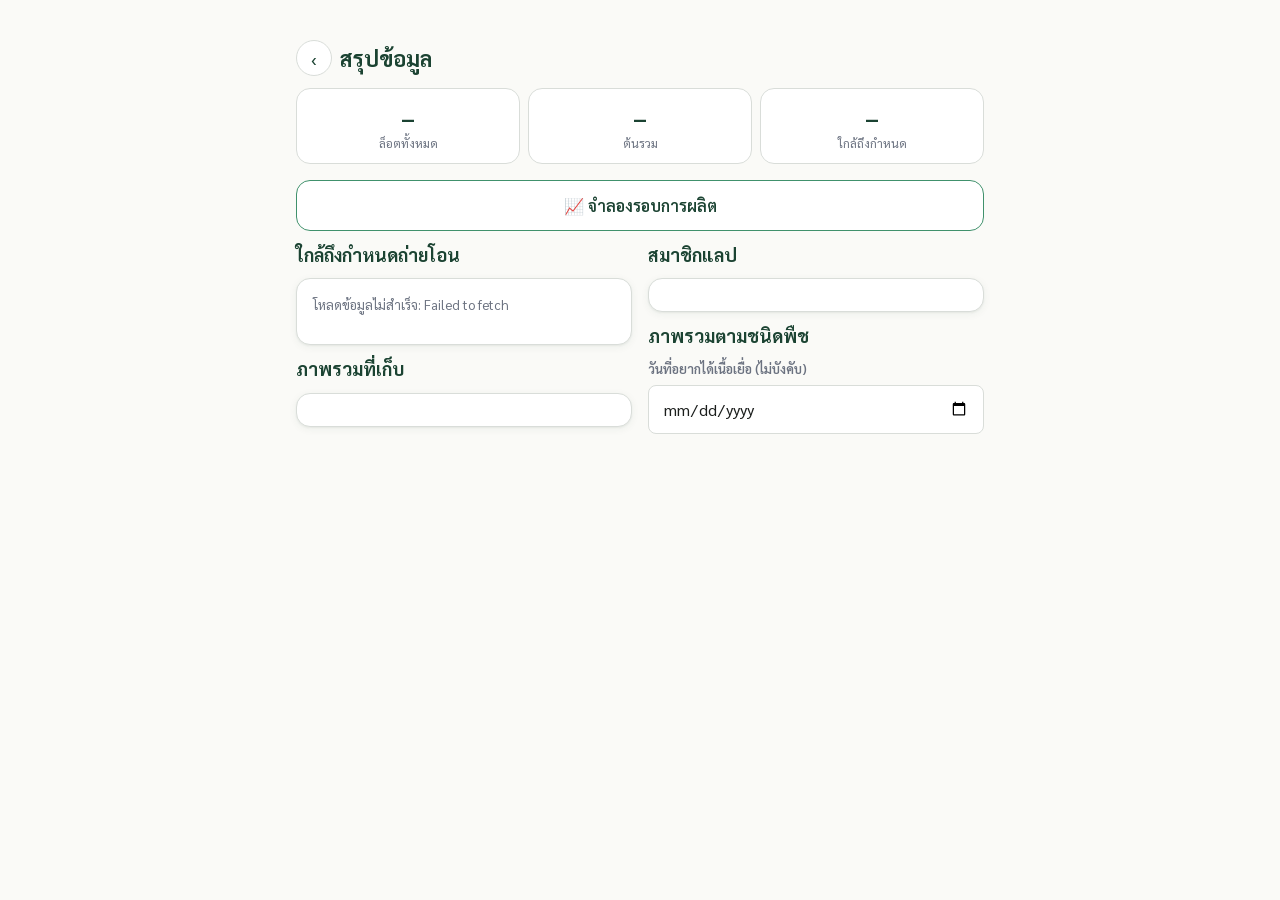
<file: dashboard/index.html>
<!DOCTYPE html>
<html lang="th">
<head>
<meta charset="UTF-8" />
<meta name="viewport" content="width=device-width, initial-scale=1, maximum-scale=1" />
<meta http-equiv="Cache-Control" content="no-cache, no-store, must-revalidate" />
<meta http-equiv="Pragma" content="no-cache" />
<meta http-equiv="Expires" content="0" />
<title>สรุปข้อมูล — เพาะเลี้ยงเนื้อเยื่อ</title>
<link rel="preconnect" href="https://fonts.googleapis.com">
<link href="https://fonts.googleapis.com/css2?family=Sarabun:wght@400;600;700&display=swap" rel="stylesheet">
<link rel="stylesheet" href="../shared/style.css" />
<script src="https://static.line-scdn.net/liff/edge/2/sdk.js"></script>
</head>
<body>
<div class="screen" style="max-width:720px;">

  <div class="topbar">
    <a href="../liff-app/index.html" class="back-btn">‹</a>
    <h1>สรุปข้อมูล</h1>
    <span class="lab-badge hidden" id="lab-badge"></span>
  </div>

  <div class="chip-grid hidden" id="lab-filter" style="grid-template-columns:repeat(4,1fr);margin-bottom:16px;"></div>

  <div class="stat-row" id="stat-row">
    <div class="stat-box"><div class="num">–</div><div class="label">ล็อตทั้งหมด</div></div>
    <div class="stat-box"><div class="num">–</div><div class="label">ต้นรวม</div></div>
    <div class="stat-box"><div class="num">–</div><div class="label">ใกล้ถึงกำหนด</div></div>
  </div>

  <a href="simulate.html" class="btn btn-outline btn-block">📈 จำลองรอบการผลิต</a>

  <div class="dashboard-grid">
    <div>
      <h2>ใกล้ถึงกำหนดถ่ายโอน</h2>
      <div class="card" id="due-card">
        <div id="due-list"><p class="muted">กำลังโหลด...</p></div>
      </div>

      <h2>ภาพรวมที่เก็บ</h2>
      <div class="card">
        <div id="storage-overview" class="storage-grid"></div>
      </div>
    </div>

    <div>
      <h2>สมาชิกแลป</h2>
      <div class="card" id="members-card">
        <div id="members-list"></div>
      </div>

      <h2>ภาพรวมตามชนิดพืช</h2>
      <div class="field" style="margin-bottom:12px;">
        <label>วันที่อยากได้เนื้อเยื่อ (ไม่บังคับ)</label>
        <input type="date" id="target-date-input" />
      </div>
      <div id="expected-totals" style="margin-bottom:12px;"></div>
      <div id="plant-overview"></div>
    </div>
  </div>

</div>

<script src="../liff-app/js/api.js"></script>
<script>
let lastByPlant = []; // จำผลล่าสุดของ by_plant ไว้ เพื่อคำนวณสถานะ "ทันตามเป้า" ใหม่ได้ทันทีตอนพิมพ์จำนวนที่ต้องการ ไม่ต้องโหลดซ้ำ
const expectedByPlant = {}; // plant_name -> จำนวนที่ต้องการที่ผู้ใช้กรอกสด (เก็บไว้ในหน้านี้เท่านั้น ไม่บันทึกลงระบบ)

function formatThaiDateClient(isoDateStr) {
  const months = ["ม.ค.", "ก.พ.", "มี.ค.", "เม.ย.", "พ.ค.", "มิ.ย.", "ก.ค.", "ส.ค.", "ก.ย.", "ต.ค.", "พ.ย.", "ธ.ค."];
  const d = new Date(isoDateStr + "T00:00:00");
  const buddhistYear = d.getFullYear() + 543;
  return `${d.getDate()} ${months[d.getMonth()]} ${String(buddhistYear).slice(-2)}`;
}

function stageStepper(stage) {
  const stages = ["ขยาย", "กระตุ้นราก", "พร้อมออกปลูก"];
  const currentIdx = stages.indexOf(stage);
  return `
    <div class="stage-stepper">
      ${stages.map((s, i) => {
        let cls = "stage-step";
        if (i < currentIdx) cls += " done";
        if (i === currentIdx) cls += " current";
        return `<div class="${cls}"><div class="stage-line"></div><div class="dot"></div>${s}</div>`;
      }).join("")}
    </div>
  `;
}

function renderLabFilter(data) {
  const filter = document.getElementById("lab-filter");
  if (!data.is_admin) {
    filter.classList.add("hidden");
    return;
  }
  filter.classList.remove("hidden");
  filter.innerHTML = "";
  [["", "ทุก Lab"], ...LABS.map(l => [l, l])].forEach(([value, label]) => {
    const chip = document.createElement("div");
    chip.className = "chip" + ((data.lab || "") === value ? " active" : "");
    chip.textContent = label;
    chip.addEventListener("click", () => loadDashboard(value));
    filter.appendChild(chip);
  });
}

function renderMembers(data) {
  const list = document.getElementById("members-list");
  if (!data.members || data.members.length === 0) {
    list.innerHTML = '<p class="muted">ยังไม่มีสมาชิกในแลปนี้</p>';
    return;
  }
  if (data.lab) {
    list.innerHTML = data.members.map(m => `
      <div class="due-item">
        <div class="name">${m.display_name}</div>
        <div class="muted">${m.role === "admin" ? "Admin" : "User"}</div>
      </div>
    `).join("");
    return;
  }
  list.innerHTML = LABS.map(lab => {
    const inLab = data.members.filter(m => m.lab === lab);
    return `
      <h3 style="margin-top:12px;">Lab ${lab}</h3>
      ${inLab.length === 0
        ? '<p class="muted">ยังไม่มีสมาชิก</p>'
        : inLab.map(m => `
          <div class="due-item">
            <div class="name">${m.display_name}</div>
            <div class="muted">${m.role === "admin" ? "Admin" : "User"}</div>
          </div>
        `).join("")}
    `;
  }).join("");
}

function evaluateStatus(predicted, expected) {
  if (expected === undefined || expected === "" || isNaN(Number(expected))) return "";
  if (predicted === undefined) return "";
  const ok = predicted >= Number(expected);
  const color = ok ? "var(--leaf)" : "var(--alert)";
  return `<div class="muted" style="margin-top:4px;font-weight:600;color:${color};">${ok ? "ทันตามเป้า ✓" : "ไม่ทันตามเป้า ✕"}</div>`;
}

function renderTotals() {
  lastByPlant.forEach((p, idx) => {
    const statusEl = document.querySelector(`[data-status="${idx}"]`);
    if (statusEl) statusEl.innerHTML = evaluateStatus(p.predicted_total, expectedByPlant[p.plant_name]);
  });

  let sumExpected = 0, sumPredicted = 0, any = false;
  lastByPlant.forEach(p => {
    const exp = expectedByPlant[p.plant_name];
    if (exp !== undefined && exp !== "" && !isNaN(Number(exp)) && p.predicted_total !== undefined) {
      sumExpected += Number(exp);
      sumPredicted += p.predicted_total;
      any = true;
    }
  });
  const totalsEl = document.getElementById("expected-totals");
  if (!any) { totalsEl.innerHTML = ""; return; }
  const ok = sumPredicted >= sumExpected;
  const color = ok ? "var(--leaf)" : "var(--alert)";
  totalsEl.innerHTML = `<div class="card muted" style="font-weight:600;color:${color};">รวมที่ต้องการ ${sumExpected} ต้น · พยากรณ์ได้รวม ${sumPredicted} ต้น — ${ok ? "ทันตามเป้า ✓" : "ไม่ทันตามเป้า ✕"}</div>`;
}

function renderPlantOverview(targetDateVal) {
  const plantOverview = document.getElementById("plant-overview");
  plantOverview.innerHTML = lastByPlant.map((p, idx) => `
    <div class="card">
      <h3>${p.plant_name} <span class="muted">· ${p.total} ล็อต</span></h3>
      ${stageStepper(p.dominant_stage)}
      <div class="muted">ขยาย ${p.stage_counts.ขยาย} ต้น · กระตุ้นราก ${p.stage_counts.กระตุ้นราก} ต้น · พร้อมออกปลูก ${p.stage_counts.พร้อมออกปลูก} ต้น</div>
      ${p.predicted_total !== undefined ? `<div class="muted" style="margin-top:6px;color:var(--forest);font-weight:600;">พยากรณ์ ณ ${formatThaiDateClient(targetDateVal)}: ${p.predicted_total} ต้น</div>` : ""}
      <div class="field" style="margin-top:8px;margin-bottom:0;">
        <label>จำนวนที่ต้องการ (ไม่บังคับ)</label>
        <input type="number" class="expected-input" data-idx="${idx}" min="0" inputmode="numeric" value="${expectedByPlant[p.plant_name] || ""}" placeholder="เช่น 100" />
      </div>
      <div data-status="${idx}"></div>
    </div>
  `).join("") || '<p class="muted">ยังไม่มีข้อมูล</p>';
  renderTotals();
}

document.getElementById("plant-overview").addEventListener("input", (e) => {
  if (!e.target.classList.contains("expected-input")) return;
  const idx = Number(e.target.dataset.idx);
  const plant = lastByPlant[idx];
  if (!plant) return;
  expectedByPlant[plant.plant_name] = e.target.value;
  renderTotals();
});

async function loadDashboard(viewLab) {
  try {
    const targetDateVal = document.getElementById("target-date-input").value;
    const payload = {};
    if (viewLab) payload.view_lab = viewLab;
    if (targetDateVal) payload.target_date = targetDateVal;
    const data = await TissueApp.call("getDashboard", payload);

    const badge = document.getElementById("lab-badge");
    badge.textContent = data.lab ? "Lab " + data.lab : "ทุก Lab";
    badge.classList.remove("hidden");

    renderLabFilter(data);
    renderMembers(data);

    // แถบสรุป
    const statRow = document.getElementById("stat-row");
    statRow.innerHTML = `
      <div class="stat-box"><div class="num">${data.total_lots}</div><div class="label">ล็อตทั้งหมด</div></div>
      <div class="stat-box"><div class="num">${data.total_plants}</div><div class="label">ต้นรวม</div></div>
      <div class="stat-box"><div class="num">${data.due_soon.length}</div><div class="label">ใกล้ถึงกำหนด</div></div>
    `;

    // ใกล้ถึงกำหนด
    const dueList = document.getElementById("due-list");
    if (data.due_soon.length === 0) {
      dueList.innerHTML = '<p class="muted">ไม่มีล็อตที่ใกล้ถึงกำหนดในช่วงนี้</p>';
    } else {
      dueList.innerHTML = data.due_soon.map(d => `
        <div class="due-item">
          <div>
            <div class="name">${data.lab ? "" : "Lab " + d.lab + " · "}${d.plant_name} <span class="muted">(${d.stage} รอบที่ ${d.round_in_stage})</span></div>
            <div class="loc">ล็อต ${d.lot_no} · ชั้น ${d.shelf}/${d.sub_shelf} · ${d.media_type}${d.bottle_no ? " #" + d.bottle_no : ""} · สูตรรอบหน้า: ${d.next_recipe || "-"}</div>
            <div class="loc">บันทึกโดย: ${d.recorded_by || "-"}</div>
          </div>
          <div class="date">${d.next_transfer_date}</div>
        </div>
      `).join("");
    }

    // ภาพรวมตามชนิดพืช
    lastByPlant = data.by_plant;
    renderPlantOverview(targetDateVal);

    // ภาพรวมที่เก็บ
    const storageEl = document.getElementById("storage-overview");
    storageEl.innerHTML = data.storage_overview.map(s => `
      <div class="storage-cell ${s.count === 0 ? 'empty' : ''}">
        <div class="n">${s.count}</div>
        <div class="loc">${s.shelf}/${s.sub_shelf}</div>
      </div>
    `).join("");

  } catch (err) {
    document.getElementById("due-list").innerHTML = `<p class="muted">โหลดข้อมูลไม่สำเร็จ: ${err.message}</p>`;
  }
}

document.getElementById("target-date-input").addEventListener("change", () => {
  const activeChip = document.querySelector("#lab-filter .chip.active");
  loadDashboard(activeChip ? (activeChip.textContent === "ทุก Lab" ? "" : activeChip.textContent) : undefined);
});

(async () => {
  await TissueApp.init();
  loadDashboard();
})();
</script>
</body>
</html>
</file>
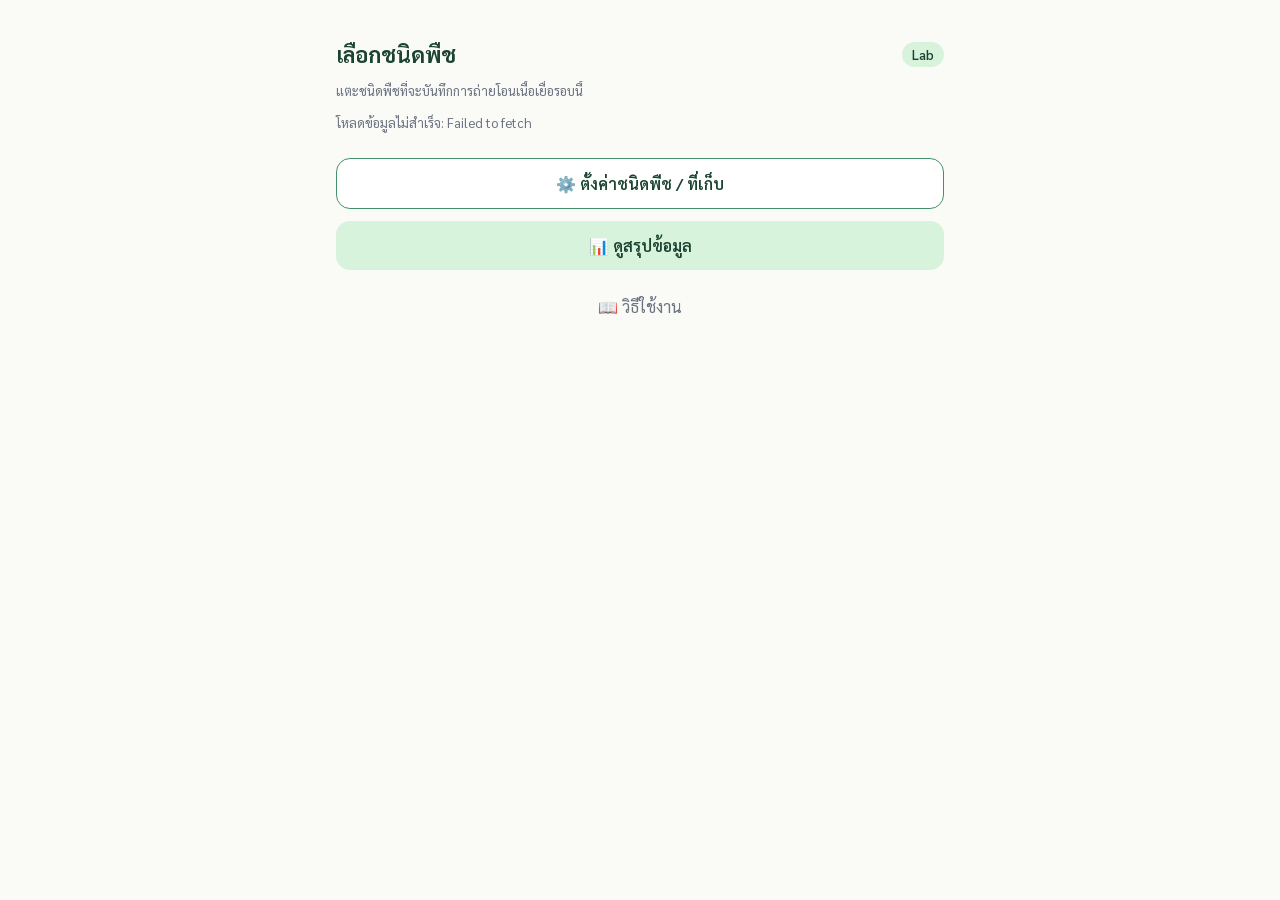
<file: liff-app/index.html>
<!DOCTYPE html>
<html lang="th">
<head>
<meta charset="UTF-8" />
<meta name="viewport" content="width=device-width, initial-scale=1, maximum-scale=1" />
<meta http-equiv="Cache-Control" content="no-cache, no-store, must-revalidate" />
<meta http-equiv="Pragma" content="no-cache" />
<meta http-equiv="Expires" content="0" />
<title>บันทึกถ่ายโอนเนื้อเยื่อ</title>
<link rel="preconnect" href="https://fonts.googleapis.com">
<link href="https://fonts.googleapis.com/css2?family=Sarabun:wght@400;600;700&display=swap" rel="stylesheet">
<link rel="stylesheet" href="../shared/style.css" />
<script src="https://static.line-scdn.net/liff/edge/2/sdk.js"></script>
</head>
<body>
<div class="screen">

  <div class="topbar">
    <h1>เลือกชนิดพืช</h1>
    <span class="lab-badge hidden" id="lab-badge"></span>
  </div>
  <p class="muted">แตะชนิดพืชที่จะบันทึกการถ่ายโอนเนื้อเยื่อรอบนี้</p>

  <div id="plant-list">
    <!-- เติมด้วย JS -->
  </div>

  <div id="empty-state" class="empty-state hidden">
    ยังไม่มีชนิดพืชในระบบ<br>เริ่มจากหน้า "ตั้งค่า" เพื่อเพิ่มชนิดพืชชนิดแรกก่อน
  </div>

  <a href="settings.html" class="btn btn-outline btn-block" style="margin-top: 24px;">⚙️ ตั้งค่าชนิดพืช / ที่เก็บ</a>
  <a href="../dashboard/index.html" class="btn btn-secondary btn-block">📊 ดูสรุปข้อมูล</a>
  <a href="help.html" class="btn btn-ghost btn-block">📖 วิธีใช้งาน</a>

</div>

<script src="js/api.js"></script>
<script>
async function loadPlants() {
  const list = document.getElementById("plant-list");
  const empty = document.getElementById("empty-state");
  list.innerHTML = '<p class="muted">กำลังโหลด...</p>';
  try {
    const plants = await TissueApp.call("listPlantsWithCount");
    list.innerHTML = "";
    if (!plants || plants.length === 0) {
      empty.classList.remove("hidden");
      return;
    }
    plants.forEach(p => {
      const card = document.createElement("div");
      card.className = "card card-tap";
      card.innerHTML = `
        <div>
          <div class="plant-name">${p.plant_name}</div>
          <div class="plant-count">ล็อตที่ติดตามอยู่: ${p.active_count} ล็อต</div>
        </div>
        <div class="chevron">›</div>
      `;
      card.addEventListener("click", () => {
        window.location.href = "record.html?plant_id=" + encodeURIComponent(p.plant_id);
      });
      list.appendChild(card);
    });
  } catch (err) {
    list.innerHTML = `<p class="muted">โหลดข้อมูลไม่สำเร็จ: ${err.message}</p>`;
  }
}

function showLabBadge() {
  const badge = document.getElementById("lab-badge");
  badge.textContent = TissueApp.isAdmin() ? "ทุก Lab" : "Lab " + TissueApp.myLab;
  badge.classList.remove("hidden");
}

(async () => {
  await TissueApp.init();
  showLabBadge();
  loadPlants();
})();
</script>
</body>
</html>
</file>
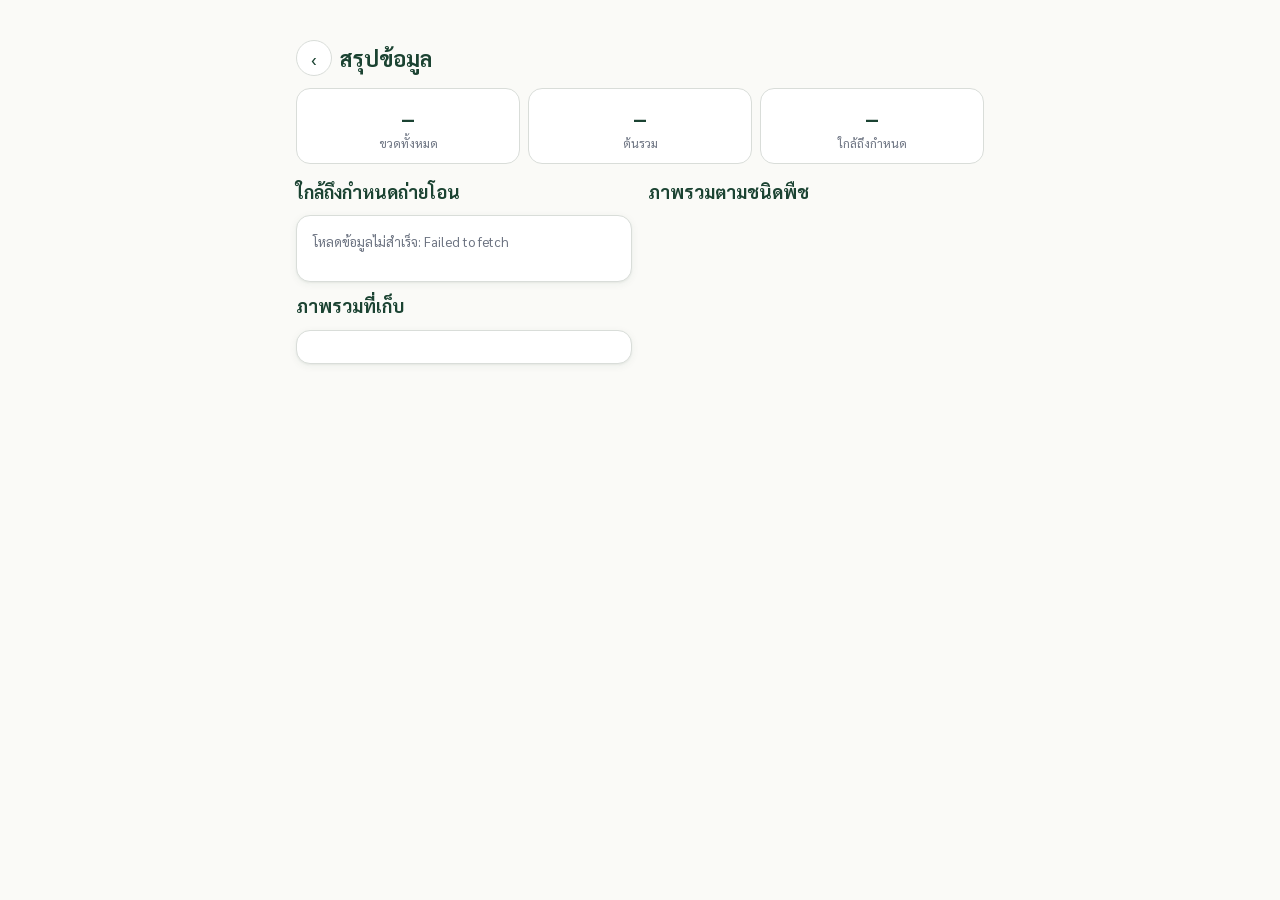
<file: tissue-culture-tracker/dashboard/index.html>
<!DOCTYPE html>
<html lang="th">
<head>
<meta charset="UTF-8" />
<meta name="viewport" content="width=device-width, initial-scale=1, maximum-scale=1" />
<title>สรุปข้อมูล — เพาะเลี้ยงเนื้อเยื่อ</title>
<link rel="preconnect" href="https://fonts.googleapis.com">
<link href="https://fonts.googleapis.com/css2?family=Sarabun:wght@400;600;700&display=swap" rel="stylesheet">
<link rel="stylesheet" href="../shared/style.css" />
</head>
<body>
<div class="screen" style="max-width:720px;">

  <div class="topbar">
    <a href="../liff-app/index.html" class="back-btn">‹</a>
    <h1>สรุปข้อมูล</h1>
  </div>

  <div class="stat-row" id="stat-row">
    <div class="stat-box"><div class="num">–</div><div class="label">ขวดทั้งหมด</div></div>
    <div class="stat-box"><div class="num">–</div><div class="label">ต้นรวม</div></div>
    <div class="stat-box"><div class="num">–</div><div class="label">ใกล้ถึงกำหนด</div></div>
  </div>

  <div class="dashboard-grid">
    <div>
      <h2>ใกล้ถึงกำหนดถ่ายโอน</h2>
      <div class="card" id="due-card">
        <div id="due-list"><p class="muted">กำลังโหลด...</p></div>
      </div>

      <h2>ภาพรวมที่เก็บ</h2>
      <div class="card">
        <div id="storage-overview" class="storage-grid"></div>
      </div>
    </div>

    <div>
      <h2>ภาพรวมตามชนิดพืช</h2>
      <div id="plant-overview"></div>
    </div>
  </div>

</div>

<script src="../liff-app/js/api.js"></script>
<script>
function stageStepper(stage) {
  const stages = ["ขยาย", "กระตุ้นราก", "พร้อมออกปลูก"];
  const currentIdx = stages.indexOf(stage);
  return `
    <div class="stage-stepper">
      ${stages.map((s, i) => {
        let cls = "stage-step";
        if (i < currentIdx) cls += " done";
        if (i === currentIdx) cls += " current";
        return `<div class="${cls}"><div class="stage-line"></div><div class="dot"></div>${s}</div>`;
      }).join("")}
    </div>
  `;
}

async function loadDashboard() {
  try {
    const data = await TissueApp.call("getDashboard");

    // แถบสรุป
    const statRow = document.getElementById("stat-row");
    statRow.innerHTML = `
      <div class="stat-box"><div class="num">${data.total_bottles}</div><div class="label">ขวดทั้งหมด</div></div>
      <div class="stat-box"><div class="num">${data.total_plants}</div><div class="label">ต้นรวม</div></div>
      <div class="stat-box"><div class="num">${data.due_soon.length}</div><div class="label">ใกล้ถึงกำหนด</div></div>
    `;

    // ใกล้ถึงกำหนด
    const dueList = document.getElementById("due-list");
    if (data.due_soon.length === 0) {
      dueList.innerHTML = '<p class="muted">ไม่มีขวดที่ใกล้ถึงกำหนดในช่วงนี้</p>';
    } else {
      dueList.innerHTML = data.due_soon.map(d => `
        <div class="due-item">
          <div>
            <div class="name">${d.plant_name}</div>
            <div class="loc">ชั้น ${d.shelf}/${d.sub_shelf} · สูตรรอบหน้า: ${d.next_recipe || "-"}</div>
          </div>
          <div class="date">${d.next_transfer_date}</div>
        </div>
      `).join("");
    }

    // ภาพรวมตามชนิดพืช
    const plantOverview = document.getElementById("plant-overview");
    plantOverview.innerHTML = data.by_plant.map(p => `
      <div class="card">
        <h3>${p.plant_name} <span class="muted">· ${p.total} ขวด</span></h3>
        ${stageStepper(p.dominant_stage)}
        <div class="muted">ขยาย ${p.stage_counts.ขยาย} · กระตุ้นราก ${p.stage_counts.กระตุ้นราก} · พร้อมออกปลูก ${p.stage_counts.พร้อมออกปลูก}</div>
      </div>
    `).join("") || '<p class="muted">ยังไม่มีข้อมูล</p>';

    // ภาพรวมที่เก็บ
    const storageEl = document.getElementById("storage-overview");
    storageEl.innerHTML = data.storage_overview.map(s => `
      <div class="storage-cell ${s.count === 0 ? 'empty' : ''}">
        <div class="n">${s.count}</div>
        <div class="loc">${s.shelf}/${s.sub_shelf}</div>
      </div>
    `).join("");

  } catch (err) {
    document.getElementById("due-list").innerHTML = `<p class="muted">โหลดข้อมูลไม่สำเร็จ: ${err.message}</p>`;
  }
}

(async () => {
  await TissueApp.init();
  loadDashboard();
})();
</script>
</body>
</html>
</file>
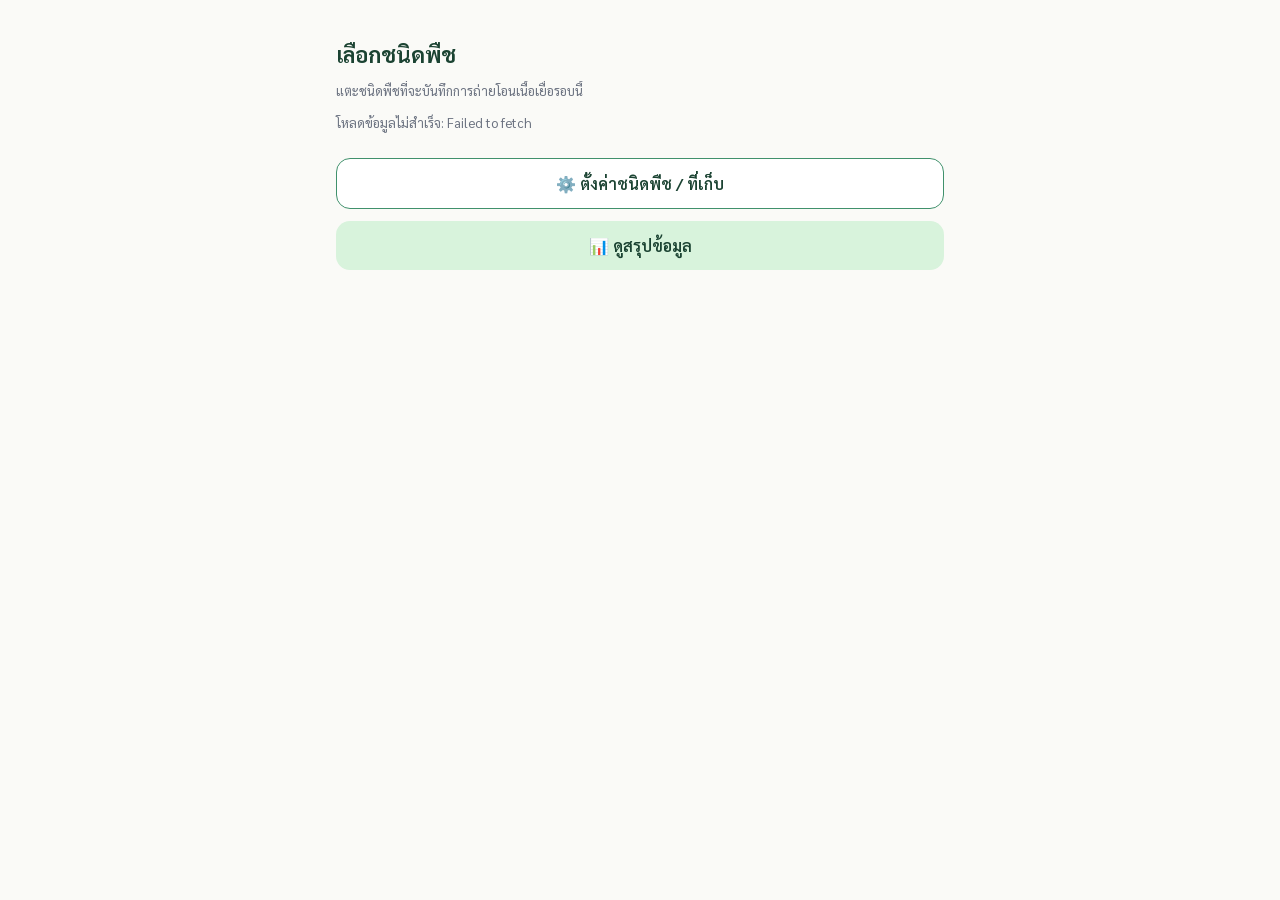
<file: tissue-culture-tracker/liff-app/index.html>
<!DOCTYPE html>
<html lang="th">
<head>
<meta charset="UTF-8" />
<meta name="viewport" content="width=device-width, initial-scale=1, maximum-scale=1" />
<title>บันทึกถ่ายโอนเนื้อเยื่อ</title>
<link rel="preconnect" href="https://fonts.googleapis.com">
<link href="https://fonts.googleapis.com/css2?family=Sarabun:wght@400;600;700&display=swap" rel="stylesheet">
<link rel="stylesheet" href="../shared/style.css" />
<script src="https://static.line-scdn.net/liff/edge/2/sdk.js"></script>
</head>
<body>
<div class="screen">

  <div class="topbar">
    <h1>เลือกชนิดพืช</h1>
  </div>
  <p class="muted">แตะชนิดพืชที่จะบันทึกการถ่ายโอนเนื้อเยื่อรอบนี้</p>

  <div id="plant-list">
    <!-- เติมด้วย JS -->
  </div>

  <div id="empty-state" class="empty-state hidden">
    ยังไม่มีชนิดพืชในระบบ<br>เริ่มจากหน้า "ตั้งค่า" เพื่อเพิ่มชนิดพืชชนิดแรกก่อน
  </div>

  <a href="settings.html" class="btn btn-outline btn-block" style="margin-top: 24px;">⚙️ ตั้งค่าชนิดพืช / ที่เก็บ</a>
  <a href="../dashboard/index.html" class="btn btn-secondary btn-block">📊 ดูสรุปข้อมูล</a>

</div>

<script src="js/api.js"></script>
<script>
async function loadPlants() {
  const list = document.getElementById("plant-list");
  const empty = document.getElementById("empty-state");
  list.innerHTML = '<p class="muted">กำลังโหลด...</p>';
  try {
    const plants = await TissueApp.call("listPlantsWithCount");
    list.innerHTML = "";
    if (!plants || plants.length === 0) {
      empty.classList.remove("hidden");
      return;
    }
    plants.forEach(p => {
      const card = document.createElement("div");
      card.className = "card card-tap";
      card.innerHTML = `
        <div>
          <div class="plant-name">${p.plant_name}</div>
          <div class="plant-count">ขวดที่ติดตามอยู่: ${p.active_count} ขวด</div>
        </div>
        <div class="chevron">›</div>
      `;
      card.addEventListener("click", () => {
        window.location.href = "record.html?plant_id=" + encodeURIComponent(p.plant_id);
      });
      list.appendChild(card);
    });
  } catch (err) {
    list.innerHTML = `<p class="muted">โหลดข้อมูลไม่สำเร็จ: ${err.message}</p>`;
  }
}

(async () => {
  await TissueApp.init();
  loadPlants();
})();
</script>
</body>
</html>
</file>
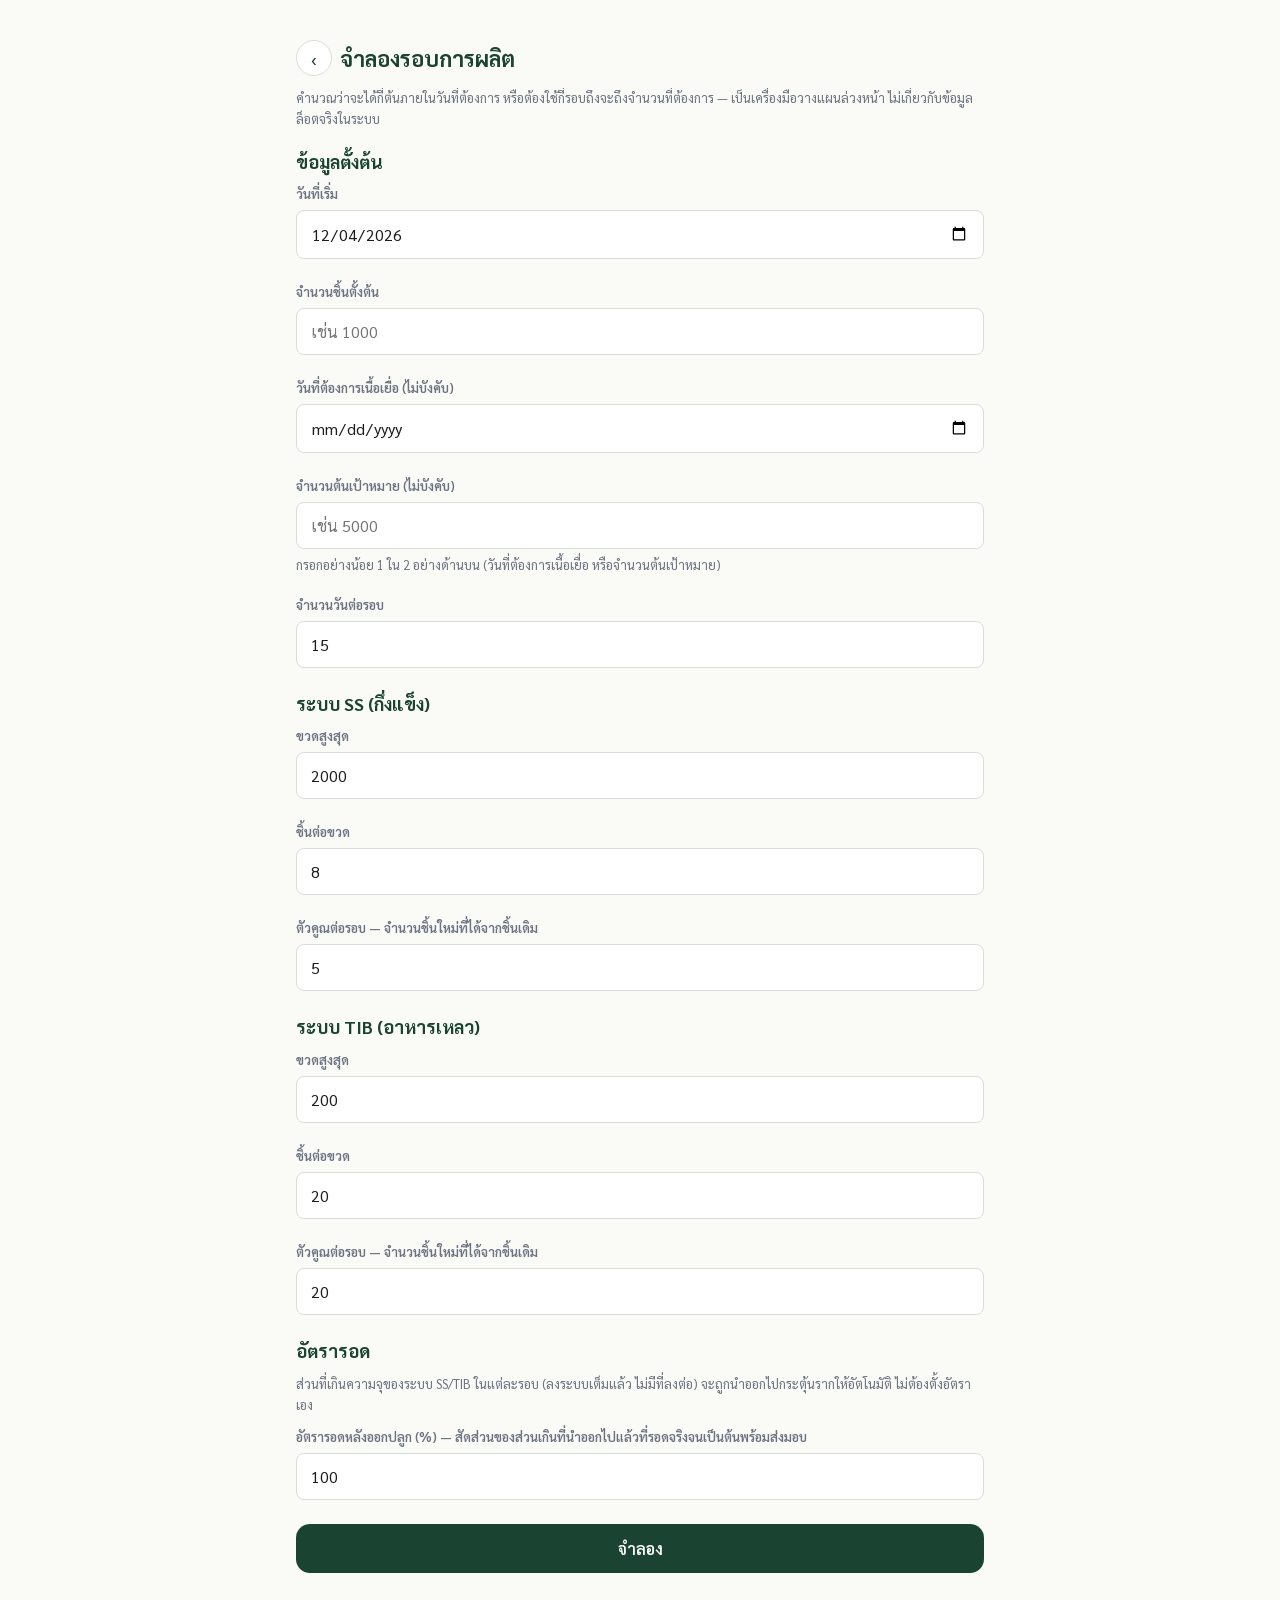
<file: dashboard/simulate.html>
<!DOCTYPE html>
<html lang="th">
<head>
<meta charset="UTF-8" />
<meta name="viewport" content="width=device-width, initial-scale=1, maximum-scale=1" />
<meta http-equiv="Cache-Control" content="no-cache, no-store, must-revalidate" />
<meta http-equiv="Pragma" content="no-cache" />
<meta http-equiv="Expires" content="0" />
<title>จำลองรอบการผลิต — เพาะเลี้ยงเนื้อเยื่อ</title>
<link rel="preconnect" href="https://fonts.googleapis.com">
<link href="https://fonts.googleapis.com/css2?family=Sarabun:wght@400;600;700&display=swap" rel="stylesheet">
<link rel="stylesheet" href="../shared/style.css" />
<script src="https://static.line-scdn.net/liff/edge/2/sdk.js"></script>
</head>
<body>
<div class="screen" style="max-width:720px;">

  <div class="topbar">
    <a href="index.html" class="back-btn">‹</a>
    <h1>จำลองรอบการผลิต</h1>
  </div>
  <p class="muted">คำนวณว่าจะได้กี่ต้นภายในวันที่ต้องการ หรือต้องใช้กี่รอบถึงจะถึงจำนวนที่ต้องการ — เป็นเครื่องมือวางแผนล่วงหน้า ไม่เกี่ยวกับข้อมูลล็อตจริงในระบบ</p>

  <h2 style="margin-top:20px;">ข้อมูลตั้งต้น</h2>
  <div class="field">
    <label>วันที่เริ่ม</label>
    <input type="date" id="start-date" />
  </div>
  <div class="field">
    <label>จำนวนชิ้นตั้งต้น</label>
    <input type="number" id="initial-pieces" min="1" placeholder="เช่น 1000" />
  </div>
  <div class="field">
    <label>วันที่ต้องการเนื้อเยื่อ (ไม่บังคับ)</label>
    <input type="date" id="target-date" />
  </div>
  <div class="field" style="margin-bottom:6px;">
    <label>จำนวนต้นเป้าหมาย (ไม่บังคับ)</label>
    <input type="number" id="target-plants" min="1" placeholder="เช่น 5000" />
  </div>
  <p class="muted" style="margin-bottom:20px;">กรอกอย่างน้อย 1 ใน 2 อย่างด้านบน (วันที่ต้องการเนื้อเยื่อ หรือจำนวนต้นเป้าหมาย)</p>

  <div class="field">
    <label>จำนวนวันต่อรอบ</label>
    <input type="number" id="cycle-days" min="1" value="15" />
  </div>

  <h2 style="margin-top:20px;">ระบบ SS (กึ่งแข็ง)</h2>
  <div class="field">
    <label>ขวดสูงสุด</label>
    <input type="number" id="ss-bottle-limit" min="0" value="2000" />
  </div>
  <div class="field">
    <label>ชิ้นต่อขวด</label>
    <input type="number" id="ss-pieces-per-bottle" min="1" value="8" />
  </div>
  <div class="field">
    <label>ตัวคูณต่อรอบ — จำนวนชิ้นใหม่ที่ได้จากชิ้นเดิม</label>
    <input type="number" id="ss-multiplier" min="0" step="0.1" value="5" />
  </div>

  <h2 style="margin-top:20px;">ระบบ TIB (อาหารเหลว)</h2>
  <div class="field">
    <label>ขวดสูงสุด</label>
    <input type="number" id="tib-bottle-limit" min="0" value="200" />
  </div>
  <div class="field">
    <label>ชิ้นต่อขวด</label>
    <input type="number" id="tib-pieces-per-bottle" min="1" value="20" />
  </div>
  <div class="field">
    <label>ตัวคูณต่อรอบ — จำนวนชิ้นใหม่ที่ได้จากชิ้นเดิม</label>
    <input type="number" id="tib-multiplier" min="0" step="0.1" value="20" />
  </div>

  <h2 style="margin-top:20px;">อัตรารอด</h2>
  <p class="muted">ส่วนที่เกินความจุของระบบ SS/TIB ในแต่ละรอบ (ลงระบบเต็มแล้ว ไม่มีที่ลงต่อ) จะถูกนำออกไปกระตุ้นรากให้อัตโนมัติ ไม่ต้องตั้งอัตราเอง</p>
  <div class="field">
    <label>อัตรารอดหลังออกปลูก (%) — สัดส่วนของส่วนเกินที่นำออกไปแล้วที่รอดจริงจนเป็นต้นพร้อมส่งมอบ</label>
    <input type="number" id="acclimatization-rate" min="0" max="100" value="100" />
  </div>

  <button id="simulate-btn" class="btn btn-primary btn-block">จำลอง</button>

  <div id="result-section" class="hidden">
    <div id="summary-card" class="card" style="margin-top:20px;"></div>

    <h2 style="margin-top:20px;">ตารางรายรอบ</h2>
    <div class="sim-table-wrap">
      <table class="sim-table" id="result-table"></table>
    </div>
  </div>

</div>

<script src="../liff-app/js/api.js"></script>
<script>
const TABLE_COLUMNS = [
  ["cycle", "รอบที่"],
  ["date", "วันที่"],
  ["input_pieces", "ชิ้นตั้งต้น"],
  ["ss_bottles", "ขวด SS"],
  ["ss_loaded_pieces", "ชิ้นเข้า SS"],
  ["ss_output_pieces", "ผลผลิต SS"],
  ["tib_bottles", "ขวด TIB"],
  ["tib_loaded_pieces", "ชิ้นเข้า TIB"],
  ["tib_output_pieces", "ผลผลิต TIB"],
  ["leftover_pieces", "ส่วนเกิน (นำไปกระตุ้นราก)"],
  ["total_pieces_after_cycle", "รวมปลายรอบ"],
  ["ready_for_planting_pieces", "พร้อมออกปลูก (รอบนี้)"],
  ["ready_for_planting_cumulative", "พร้อมออกปลูกสะสม"],
];

document.getElementById("start-date").valueAsDate = new Date();

const SYSTEM_FIELD_IDS = {
  cycle_days: "cycle-days",
  ss_bottle_limit: "ss-bottle-limit",
  ss_pieces_per_bottle: "ss-pieces-per-bottle",
  ss_multiplication_factor: "ss-multiplier",
  tib_bottle_limit: "tib-bottle-limit",
  tib_pieces_per_bottle: "tib-pieces-per-bottle",
  tib_multiplication_factor: "tib-multiplier",
};

async function loadSystemDefaults() {
  try {
    const cfg = await TissueApp.call("getSystemSettings");
    Object.keys(SYSTEM_FIELD_IDS).forEach(key => {
      document.getElementById(SYSTEM_FIELD_IDS[key]).value = cfg[key];
    });
  } catch (err) {
    console.warn("โหลดค่าเริ่มต้นระบบ SS/TIB ไม่สำเร็จ ใช้ค่า default ในหน้านี้แทน:", err);
  }
}

document.getElementById("simulate-btn").addEventListener("click", async () => {
  const initialPieces = document.getElementById("initial-pieces").value;
  const targetDate = document.getElementById("target-date").value;
  const targetPlants = document.getElementById("target-plants").value;

  if (!initialPieces || Number(initialPieces) <= 0) return alert("กรุณาใส่จำนวนชิ้นตั้งต้น");
  if (!targetDate && !targetPlants) return alert("กรุณากรอกวันที่ต้องการเนื้อเยื่อ หรือจำนวนต้นเป้าหมาย อย่างน้อยหนึ่งอย่าง");

  const payload = {
    start_date: document.getElementById("start-date").value,
    initial_pieces: Number(initialPieces),
    cycle_days: Number(document.getElementById("cycle-days").value) || 15,
    ss_bottle_limit: Number(document.getElementById("ss-bottle-limit").value),
    ss_pieces_per_bottle: Number(document.getElementById("ss-pieces-per-bottle").value),
    ss_multiplication_factor: Number(document.getElementById("ss-multiplier").value),
    tib_bottle_limit: Number(document.getElementById("tib-bottle-limit").value),
    tib_pieces_per_bottle: Number(document.getElementById("tib-pieces-per-bottle").value),
    tib_multiplication_factor: Number(document.getElementById("tib-multiplier").value),
    acclimatization_rate: Number(document.getElementById("acclimatization-rate").value) / 100,
  };
  if (targetDate) payload.target_date = targetDate;
  if (targetPlants) payload.target_plants = Number(targetPlants);

  const btn = document.getElementById("simulate-btn");
  TissueApp.setLoading(btn, true, "กำลังจำลอง...");
  try {
    const result = await TissueApp.call("simulateProduction", payload);
    renderResult(result);
  } catch (err) {
    alert("จำลองไม่สำเร็จ: " + err.message);
  } finally {
    TissueApp.setLoading(btn, false);
  }
});

function renderResult(result) {
  document.getElementById("result-section").classList.remove("hidden");

  const s = result.summary;
  let summaryHtml = `<div><b>จำนวนรอบทั้งหมด:</b> ${s.total_cycles} รอบ</div>`;
  summaryHtml += `<div style="margin-top:6px;"><b>พร้อมออกปลูกสะสมรวม:</b> ${s.total_ready_for_planting} ต้น</div>`;
  if (s.pending_rooting > 0) {
    summaryHtml += `<div class="muted" style="margin-top:6px;">ยังอยู่ในระยะกระตุ้นราก (ของรอบสุดท้าย ยังไม่นับเป็นพร้อมออกปลูก): ${s.pending_rooting} ชิ้น</div>`;
  }
  if (s.reached_target === true) {
    summaryHtml += `<div style="color:var(--leaf);font-weight:600;margin-top:6px;">ถึงจำนวนเป้าหมาย ✓ ที่รอบที่ ${s.reached_cycle} (${s.reached_date})</div>`;
  } else if (s.reached_target === false) {
    summaryHtml += `<div style="color:var(--alert);font-weight:600;margin-top:6px;">ยังไม่ถึงจำนวนเป้าหมาย — ขาดอีก ${s.shortfall} ต้น</div>`;
  }
  document.getElementById("summary-card").innerHTML = summaryHtml;

  const table = document.getElementById("result-table");
  const headRow = "<tr>" + TABLE_COLUMNS.map(([, label]) => `<th>${label}</th>`).join("") + "</tr>";
  const bodyRows = result.rows.map(row =>
    "<tr>" + TABLE_COLUMNS.map(([key]) => `<td>${row[key] !== undefined ? row[key] : "-"}</td>`).join("") + "</tr>"
  ).join("");
  table.innerHTML = headRow + bodyRows;
}

(async () => {
  await TissueApp.init();
  await loadSystemDefaults();
})();
</script>
</body>
</html>
</file>
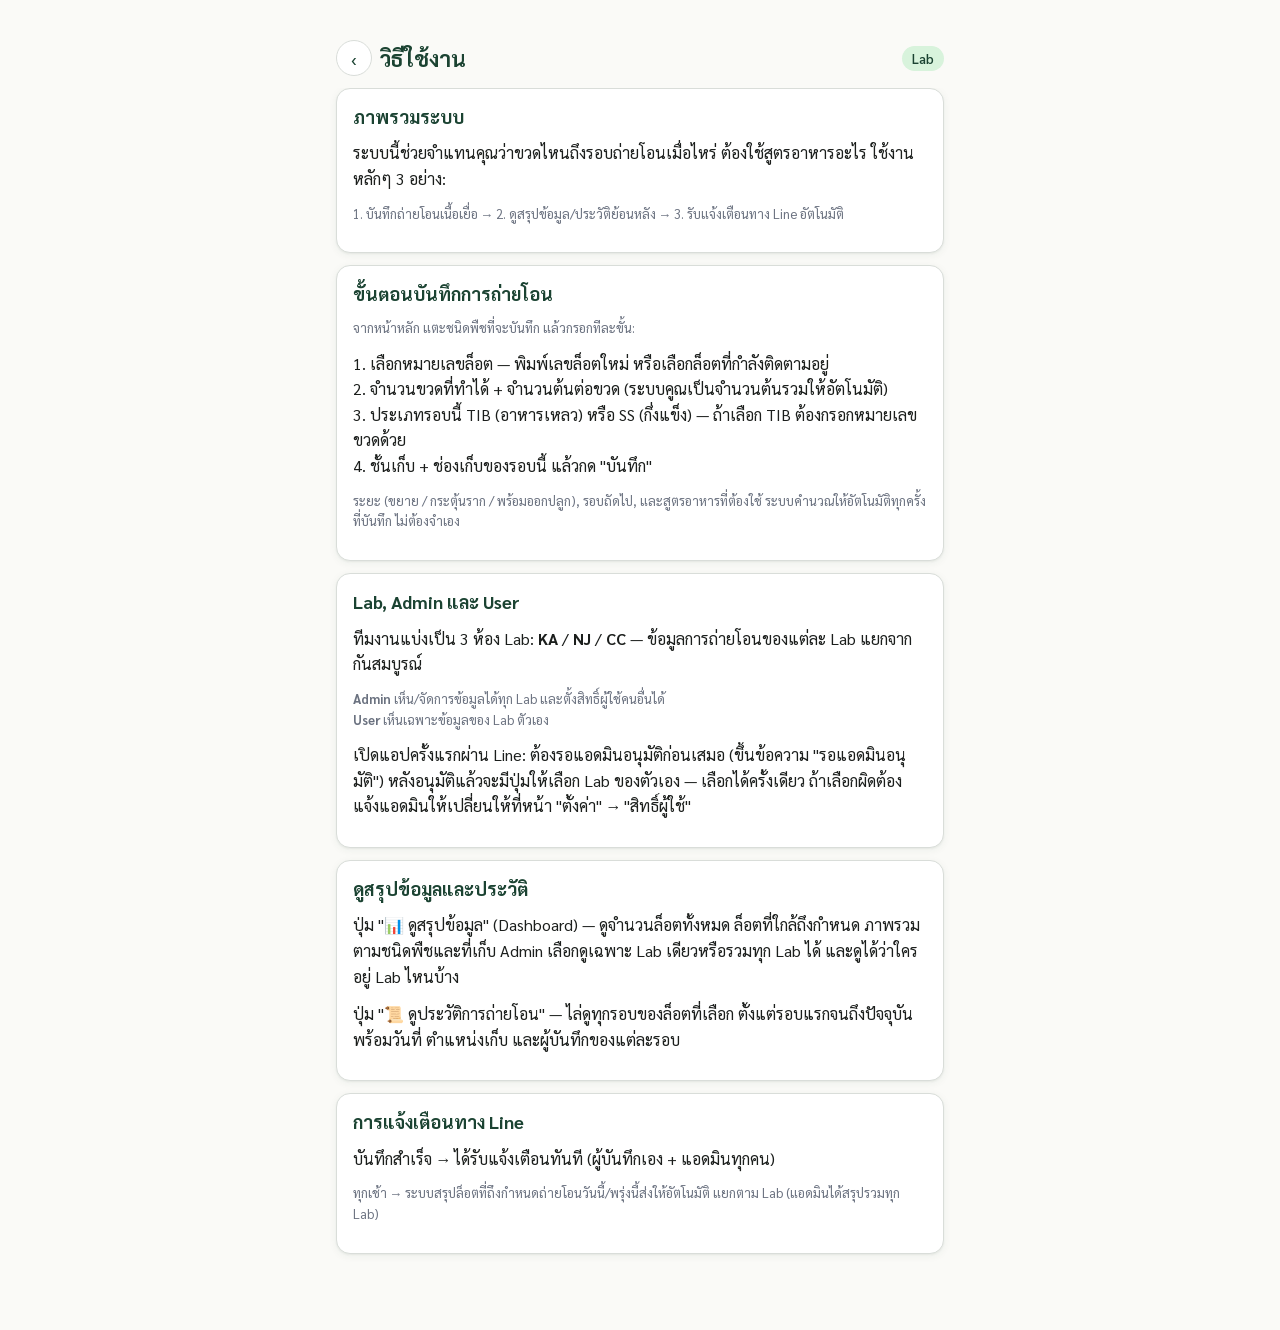
<file: liff-app/help.html>
<!DOCTYPE html>
<html lang="th">
<head>
<meta charset="UTF-8" />
<meta name="viewport" content="width=device-width, initial-scale=1, maximum-scale=1" />
<meta http-equiv="Cache-Control" content="no-cache, no-store, must-revalidate" />
<meta http-equiv="Pragma" content="no-cache" />
<meta http-equiv="Expires" content="0" />
<title>วิธีใช้งาน</title>
<link rel="preconnect" href="https://fonts.googleapis.com">
<link href="https://fonts.googleapis.com/css2?family=Sarabun:wght@400;600;700&display=swap" rel="stylesheet">
<link rel="stylesheet" href="../shared/style.css" />
<script src="https://static.line-scdn.net/liff/edge/2/sdk.js"></script>
</head>
<body>
<div class="screen">

  <div class="topbar">
    <a href="index.html" class="back-btn">‹</a>
    <h1>วิธีใช้งาน</h1>
    <span class="lab-badge hidden" id="lab-badge"></span>
  </div>

  <div class="card">
    <h2>ภาพรวมระบบ</h2>
    <p>ระบบนี้ช่วยจำแทนคุณว่าขวดไหนถึงรอบถ่ายโอนเมื่อไหร่ ต้องใช้สูตรอาหารอะไร ใช้งานหลักๆ 3 อย่าง:</p>
    <p class="muted">1. บันทึกถ่ายโอนเนื้อเยื่อ → 2. ดูสรุปข้อมูล/ประวัติย้อนหลัง → 3. รับแจ้งเตือนทาง Line อัตโนมัติ</p>
  </div>

  <div class="card">
    <h2>ขั้นตอนบันทึกการถ่ายโอน</h2>
    <p class="muted">จากหน้าหลัก แตะชนิดพืชที่จะบันทึก แล้วกรอกทีละขั้น:</p>
    <p>1. เลือกหมายเลขล็อต — พิมพ์เลขล็อตใหม่ หรือเลือกล็อตที่กำลังติดตามอยู่<br>
    2. จำนวนขวดที่ทำได้ + จำนวนต้นต่อขวด (ระบบคูณเป็นจำนวนต้นรวมให้อัตโนมัติ)<br>
    3. ประเภทรอบนี้ TIB (อาหารเหลว) หรือ SS (กึ่งแข็ง) — ถ้าเลือก TIB ต้องกรอกหมายเลขขวดด้วย<br>
    4. ชั้นเก็บ + ช่องเก็บของรอบนี้ แล้วกด "บันทึก"</p>
    <p class="muted">ระยะ (ขยาย / กระตุ้นราก / พร้อมออกปลูก), รอบถัดไป, และสูตรอาหารที่ต้องใช้ ระบบคำนวณให้อัตโนมัติทุกครั้งที่บันทึก ไม่ต้องจำเอง</p>
  </div>

  <div class="card">
    <h2>Lab, Admin และ User</h2>
    <p>ทีมงานแบ่งเป็น 3 ห้อง Lab: <strong>KA</strong> / <strong>NJ</strong> / <strong>CC</strong> — ข้อมูลการถ่ายโอนของแต่ละ Lab แยกจากกันสมบูรณ์</p>
    <p class="muted"><strong>Admin</strong> เห็น/จัดการข้อมูลได้ทุก Lab และตั้งสิทธิ์ผู้ใช้คนอื่นได้<br>
    <strong>User</strong> เห็นเฉพาะข้อมูลของ Lab ตัวเอง</p>
    <p>เปิดแอปครั้งแรกผ่าน Line: ต้องรอแอดมินอนุมัติก่อนเสมอ (ขึ้นข้อความ "รอแอดมินอนุมัติ") หลังอนุมัติแล้วจะมีปุ่มให้เลือก Lab ของตัวเอง — เลือกได้ครั้งเดียว ถ้าเลือกผิดต้องแจ้งแอดมินให้เปลี่ยนให้ที่หน้า "ตั้งค่า" → "สิทธิ์ผู้ใช้"</p>
  </div>

  <div class="card">
    <h2>ดูสรุปข้อมูลและประวัติ</h2>
    <p>ปุ่ม "📊 ดูสรุปข้อมูล" (Dashboard) — ดูจำนวนล็อตทั้งหมด ล็อตที่ใกล้ถึงกำหนด ภาพรวมตามชนิดพืชและที่เก็บ Admin เลือกดูเฉพาะ Lab เดียวหรือรวมทุก Lab ได้ และดูได้ว่าใครอยู่ Lab ไหนบ้าง</p>
    <p>ปุ่ม "📜 ดูประวัติการถ่ายโอน" — ไล่ดูทุกรอบของล็อตที่เลือก ตั้งแต่รอบแรกจนถึงปัจจุบัน พร้อมวันที่ ตำแหน่งเก็บ และผู้บันทึกของแต่ละรอบ</p>
  </div>

  <div class="card">
    <h2>การแจ้งเตือนทาง Line</h2>
    <p>บันทึกสำเร็จ → ได้รับแจ้งเตือนทันที (ผู้บันทึกเอง + แอดมินทุกคน)</p>
    <p class="muted">ทุกเช้า → ระบบสรุปล็อตที่ถึงกำหนดถ่ายโอนวันนี้/พรุ่งนี้ส่งให้อัตโนมัติ แยกตาม Lab (แอดมินได้สรุปรวมทุก Lab)</p>
  </div>

</div>

<script src="js/api.js"></script>
<script>
(async () => {
  await TissueApp.init();
  const badge = document.getElementById("lab-badge");
  badge.textContent = TissueApp.isAdmin() ? "ทุก Lab" : "Lab " + TissueApp.myLab;
  badge.classList.remove("hidden");
})();
</script>
</body>
</html>
</file>
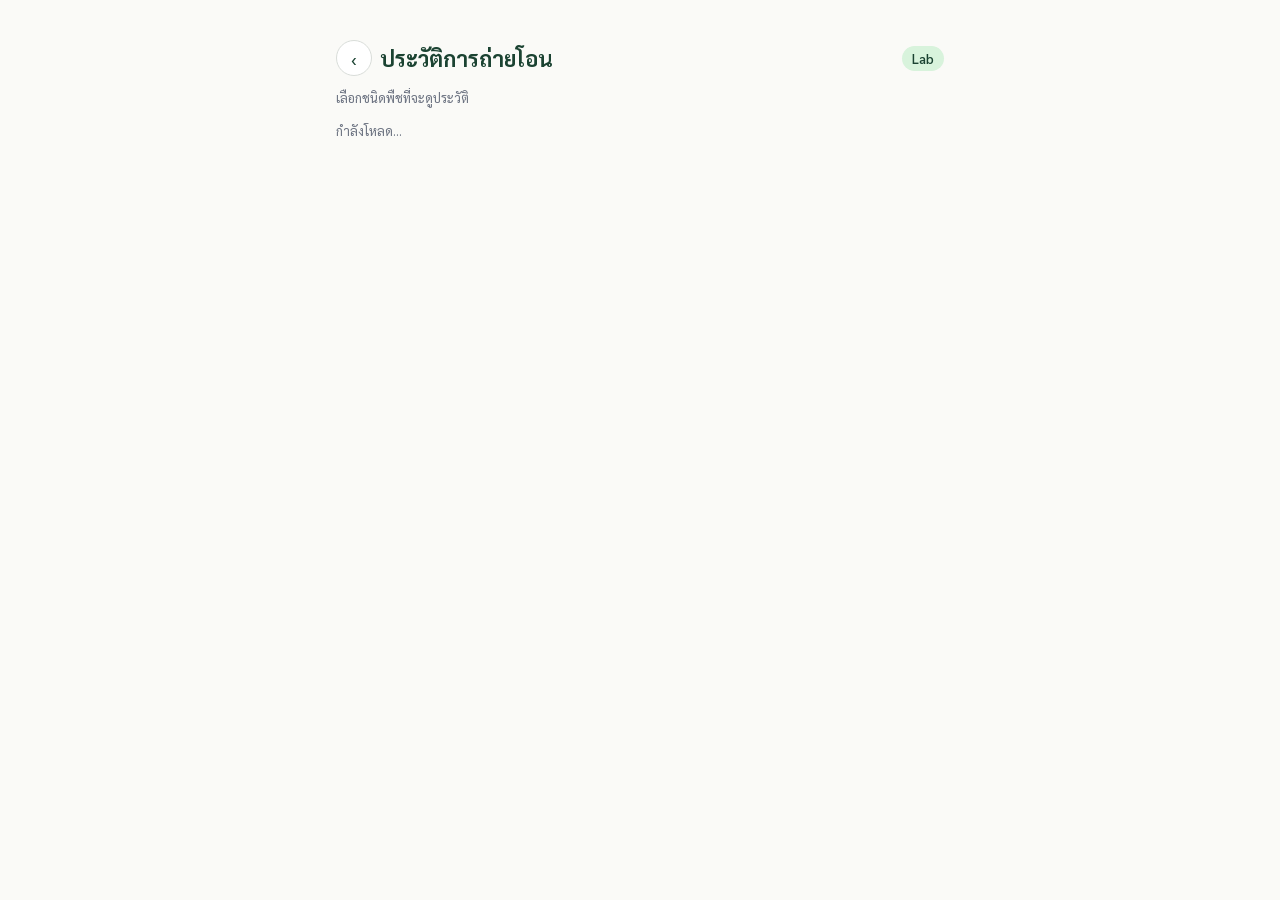
<file: liff-app/history.html>
<!DOCTYPE html>
<html lang="th">
<head>
<meta charset="UTF-8" />
<meta name="viewport" content="width=device-width, initial-scale=1, maximum-scale=1" />
<meta http-equiv="Cache-Control" content="no-cache, no-store, must-revalidate" />
<meta http-equiv="Pragma" content="no-cache" />
<meta http-equiv="Expires" content="0" />
<title>ประวัติการถ่ายโอน</title>
<link rel="preconnect" href="https://fonts.googleapis.com">
<link href="https://fonts.googleapis.com/css2?family=Sarabun:wght@400;600;700&display=swap" rel="stylesheet">
<link rel="stylesheet" href="../shared/style.css" />
<script src="https://static.line-scdn.net/liff/edge/2/sdk.js"></script>
</head>
<body>
<div class="screen">

  <div class="topbar">
    <a href="#" id="back-btn" class="back-btn">‹</a>
    <h1 id="page-title">ประวัติการถ่ายโอน</h1>
    <span class="lab-badge hidden" id="lab-badge"></span>
  </div>

  <!-- ขั้นที่ 1: เลือกชนิดพืช -->
  <div id="view-plants">
    <p class="muted">เลือกชนิดพืชที่จะดูประวัติ</p>
    <div id="plant-list"></div>
  </div>

  <!-- ขั้นที่ 2: เลือกล็อต -->
  <div id="view-lots" class="hidden">
    <p class="muted">เลือกล็อตที่จะดูประวัติ (แสดงเฉพาะล็อตที่ยังติดตามอยู่)</p>
    <div id="lot-list"></div>
  </div>

  <!-- ขั้นที่ 3: ไทม์ไลน์ -->
  <div id="view-timeline" class="hidden">
    <div class="card" id="timeline-summary" style="margin-bottom:16px;"></div>
    <div class="card">
      <div id="timeline-list"></div>
    </div>
  </div>

</div>

<script src="js/api.js"></script>
<script>
let plantsCache = [];
let currentPlantId = null;

function show(view) {
  ["view-plants", "view-lots", "view-timeline"].forEach(id => {
    document.getElementById(id).classList.toggle("hidden", id !== view);
  });
}

function setBack(view, title) {
  document.getElementById("page-title").textContent = title;
  const backBtn = document.getElementById("back-btn");
  backBtn.onclick = (e) => {
    e.preventDefault();
    if (view === "plants") { window.location.href = "index.html"; return; }
    if (view === "lots") { loadPlantList(); return; }
  };
}

// ---------- ขั้นที่ 1 ----------
async function loadPlantList() {
  show("view-plants");
  setBack("plants", "ประวัติการถ่ายโอน");
  const list = document.getElementById("plant-list");
  list.innerHTML = '<p class="muted">กำลังโหลด...</p>';
  plantsCache = await TissueApp.call("listPlantsWithCount");
  list.innerHTML = "";
  if (plantsCache.length === 0) {
    list.innerHTML = '<p class="muted">ยังไม่มีชนิดพืชในระบบ</p>';
    return;
  }
  plantsCache.forEach(p => {
    const card = document.createElement("div");
    card.className = "card card-tap";
    card.innerHTML = `
      <div>
        <div class="plant-name">${p.plant_name}</div>
        <div class="plant-count">ล็อตที่ติดตามอยู่: ${p.active_count} ล็อต</div>
      </div>
      <div class="chevron">›</div>
    `;
    card.addEventListener("click", () => loadLotList(p.plant_id, p.plant_name));
    list.appendChild(card);
  });
}

// ---------- ขั้นที่ 2 ----------
async function loadLotList(plant_id, plant_name) {
  currentPlantId = plant_id;
  show("view-lots");
  setBack("lots", plant_name);
  const list = document.getElementById("lot-list");
  list.innerHTML = '<p class="muted">กำลังโหลด...</p>';
  const lots = await TissueApp.call("listActiveLots", { plant_id });
  list.innerHTML = "";
  if (lots.length === 0) {
    list.innerHTML = '<p class="muted">ชนิดนี้ยังไม่มีล็อตที่กำลังติดตามอยู่</p>';
    return;
  }
  lots.forEach(l => {
    const card = document.createElement("div");
    card.className = "card card-tap";
    card.innerHTML = `
      <div>
        <div class="plant-name">ล็อต ${l.lot_no}</div>
        <div class="plant-count">${l.stage} · รอบที่ ${l.round_no} · ชั้น ${l.shelf}/${l.sub_shelf} · ${l.media_type}${l.bottle_no ? " #" + l.bottle_no : ""}</div>
      </div>
      <div class="chevron">›</div>
    `;
    card.addEventListener("click", () => loadTimeline(plant_id, plant_name, l.lot_no, l.lab));
    list.appendChild(card);
  });
}

// ---------- ขั้นที่ 3 ----------
async function loadTimeline(plant_id, plant_name, lot_no, lab) {
  show("view-timeline");
  setBack("lots", `${plant_name} — ล็อต ${lot_no}`);
  document.getElementById("back-btn").onclick = (e) => { e.preventDefault(); loadLotList(plant_id, plant_name); };

  const summary = document.getElementById("timeline-summary");
  const list = document.getElementById("timeline-list");
  summary.innerHTML = '<p class="muted">กำลังโหลด...</p>';
  list.innerHTML = "";

  const history = await TissueApp.call("getLotHistory", { plant_id, lot_no, lab: lab || TissueApp.myLab });
  if (history.length === 0) {
    summary.innerHTML = '<p class="muted">ไม่พบประวัติของล็อตนี้</p>';
    return;
  }
  const latest = history[history.length - 1];
  summary.innerHTML = `
    <div class="plant-name">ทำ Subculture มาแล้วทั้งหมด ${history.length} รอบ</div>
    <div class="muted">ปัจจุบันอยู่ระยะ: ${latest.stage} · บันทึกล่าสุด ${latest.transfer_date}</div>
  `;

  list.innerHTML = history.map(h => `
    <div class="history-row">
      <div class="round-badge">${h.round_no}</div>
      <div class="content">
        <div class="top-line">
          <span>${h.stage}</span>
          <span class="media-tag">${h.media_type}${h.bottle_no ? " #" + h.bottle_no : ""}</span>
        </div>
        <div class="muted">${h.transfer_date} · ชั้น ${h.shelf}/${h.sub_shelf} · ${h.quantity} ต้น · สูตร: ${h.recipe_used || "-"}</div>
        <div class="muted">บันทึกโดย: ${h.recorded_by}</div>
      </div>
    </div>
  `).join("");
}

(async () => {
  await TissueApp.init();
  const badge = document.getElementById("lab-badge");
  badge.textContent = TissueApp.isAdmin() ? "ทุก Lab" : "Lab " + TissueApp.myLab;
  badge.classList.remove("hidden");
  const qPlant = TissueApp.getParam("plant_id");
  const qLotNo = TissueApp.getParam("lot_no");
  const qLab = TissueApp.getParam("lab");
  if (qPlant && qLotNo) {
    plantsCache = await TissueApp.call("listPlantsWithCount");
    const plant = plantsCache.find(p => p.plant_id === qPlant);
    await loadTimeline(qPlant, plant ? plant.plant_name : "", qLotNo, qLab || TissueApp.myLab);
    return;
  }
  await loadPlantList();
})();
</script>
</body>
</html>
</file>
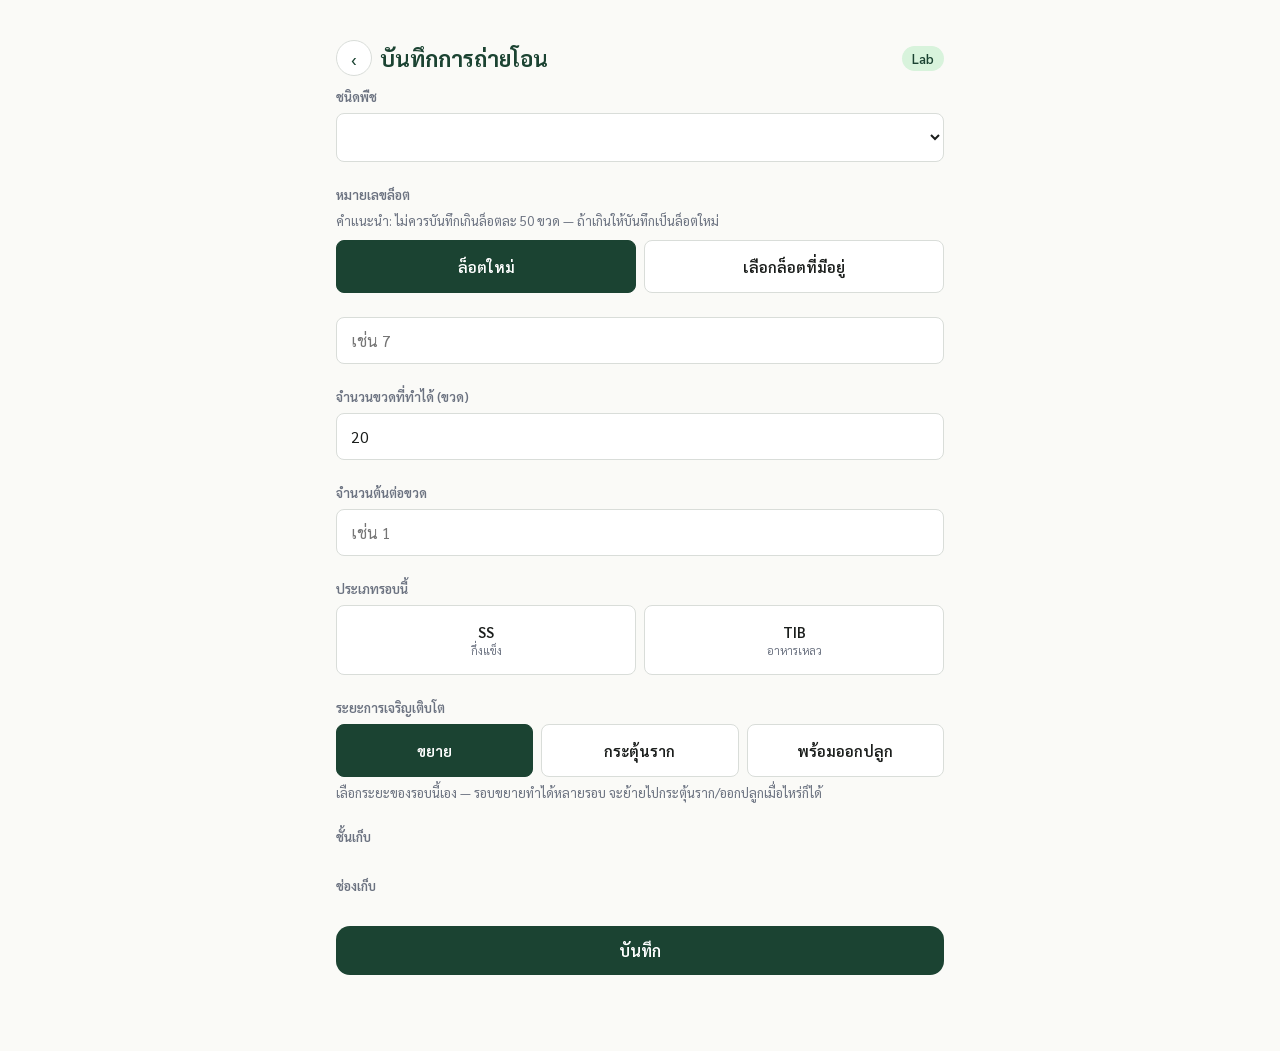
<file: liff-app/record.html>
<!DOCTYPE html>
<html lang="th">
<head>
<meta charset="UTF-8" />
<meta name="viewport" content="width=device-width, initial-scale=1, maximum-scale=1" />
<meta http-equiv="Cache-Control" content="no-cache, no-store, must-revalidate" />
<meta http-equiv="Pragma" content="no-cache" />
<meta http-equiv="Expires" content="0" />
<title>บันทึกการถ่ายโอน</title>
<link rel="preconnect" href="https://fonts.googleapis.com">
<link href="https://fonts.googleapis.com/css2?family=Sarabun:wght@400;600;700&display=swap" rel="stylesheet">
<link rel="stylesheet" href="../shared/style.css" />
<script src="https://static.line-scdn.net/liff/edge/2/sdk.js"></script>
</head>
<body>
<div class="screen">

  <div class="topbar">
    <a href="index.html" class="back-btn">‹</a>
    <h1 id="plant-title">บันทึกการถ่ายโอน</h1>
    <span class="lab-badge hidden" id="lab-badge"></span>
  </div>

  <!-- แสดงผลหลังบันทึกสำเร็จ -->
  <div id="result-banner" class="banner banner-success hidden">
    <div class="big">บันทึกแล้ว ✓</div>
    <div class="detail" id="result-detail"></div>
  </div>

  <div id="form-wrap">
    <div class="field">
      <label>ชนิดพืช</label>
      <select id="plant-select"></select>
    </div>

    <div class="field">
      <label>หมายเลขล็อต</label>
      <p class="muted" style="margin-bottom:8px;">คำแนะนำ: ไม่ควรบันทึกเกินล็อตละ 50 ขวด — ถ้าเกินให้บันทึกเป็นล็อตใหม่</p>
      <div id="lot-mode-grid" class="chip-grid chip-grid-2">
        <div class="chip chip-lg active" data-lot-mode="new">ล็อตใหม่</div>
        <div class="chip chip-lg" data-lot-mode="existing">เลือกล็อตที่มีอยู่</div>
      </div>
    </div>

    <div class="field" id="lot-new-field">
      <input type="text" id="lot-no-input" placeholder="เช่น 7" />
      <p class="muted" id="latest-lot-hint" style="margin-top:6px;"></p>
    </div>

    <div class="field hidden" id="lot-existing-field">
      <div id="lot-list"></div>
    </div>

    <div class="field">
      <label>จำนวนขวดที่ทำได้ (ขวด)</label>
      <input type="number" id="bottle-count" inputmode="numeric" min="1" value="20" placeholder="เช่น 20" />
    </div>

    <div class="field">
      <label>จำนวนต้นต่อขวด</label>
      <input type="number" id="plants-per-bottle" inputmode="numeric" min="1" placeholder="เช่น 1" />
      <p class="muted" id="quantity-preview" style="margin-top:6px;"></p>
    </div>

    <div class="field">
      <label>ประเภทรอบนี้</label>
      <div id="media-type-grid" class="chip-grid chip-grid-2">
        <div class="chip chip-lg" data-media="SS">SS<span class="sub">กึ่งแข็ง</span></div>
        <div class="chip chip-lg" data-media="TIB">TIB<span class="sub">อาหารเหลว</span></div>
      </div>
    </div>

    <div class="field hidden" id="bottle-no-field">
      <label>หมายเลขขวด (สำหรับ TIB)</label>
      <input type="text" id="bottle-no" placeholder="เช่น TIB-014, TIB-015, TIB-016" />
      <p class="muted" style="margin-top:6px;">ใส่ได้หลายขวด คั่นด้วยจุลภาค ( , ) — ล็อตหนึ่งอาจกระจายลงหลายขวด</p>
    </div>

    <div class="field">
      <label>ระยะการเจริญเติบโต</label>
      <div id="stage-grid" class="chip-grid chip-grid-3">
        <div class="chip chip-lg active" data-stage="ขยาย">ขยาย</div>
        <div class="chip chip-lg" data-stage="กระตุ้นราก">กระตุ้นราก</div>
        <div class="chip chip-lg" data-stage="พร้อมออกปลูก">พร้อมออกปลูก</div>
      </div>
      <p class="muted" id="stage-hint" style="margin-top:6px;">เลือกระยะของรอบนี้เอง — รอบขยายทำได้หลายรอบ จะย้ายไปกระตุ้นราก/ออกปลูกเมื่อไหร่ก็ได้</p>
    </div>

    <div class="field">
      <label>ชั้นเก็บ</label>
      <div id="shelf-grid" class="chip-grid"></div>
    </div>

    <div class="field">
      <label>ช่องเก็บ</label>
      <div id="subshelf-grid" class="chip-grid"></div>
    </div>

    <button id="save-btn" class="btn btn-primary btn-block">บันทึก</button>
  </div>

  <div id="after-actions" class="hidden">
    <button id="record-next-btn" class="btn btn-primary btn-block">บันทึกอีกรายการ</button>
    <a href="index.html" class="btn btn-outline btn-block">กลับหน้าหลัก</a>
  </div>

</div>

<script src="js/api.js"></script>
<script>
let selectedShelf = null;
let selectedSub = null;
let selectedMedia = null;
let selectedStage = "ขยาย"; // ค่าเริ่มต้น: ล็อตใหม่เริ่มที่ระยะขยาย — ผู้ใช้เปลี่ยนเองได้ทุกรอบ
let plantsCache = [];
let storageCache = { shelves: [], subs: [] };
let lotMode = "new";
let selectedLotNo = null;
let activeLotsCache = []; // ล็อตที่กำลังติดตามอยู่ของชนิดพืชที่เลือก — ใช้ทั้งแสดงรายการ "ล็อตที่มีอยู่" และกันเลขล็อตซ้ำตอนกรอก "ล็อตใหม่"

function renderChips(container, items, onPick, addLabel) {
  container.innerHTML = "";
  items.forEach(val => {
    const chip = document.createElement("div");
    chip.className = "chip";
    chip.textContent = val;
    chip.addEventListener("click", () => onPick(val, chip, container));
    container.appendChild(chip);
  });
  const addChip = document.createElement("div");
  addChip.className = "chip add-new";
  addChip.textContent = "+ เพิ่ม";
  addChip.addEventListener("click", async () => {
    const val = prompt(addLabel);
    if (!val) return;
    await TissueApp.call("addStorageValue", {
      type: container === document.getElementById("shelf-grid") ? "shelf" : "sub_shelf",
      value: val,
    });
    await loadStorage();
  });
  container.appendChild(addChip);
}

function pickShelf(val, chip, container) {
  [...container.children].forEach(c => c.classList.remove("active"));
  chip.classList.add("active");
  selectedShelf = val;
}
function pickSub(val, chip, container) {
  [...container.children].forEach(c => c.classList.remove("active"));
  chip.classList.add("active");
  selectedSub = val;
}

// ---------- เลือกประเภทรอบ TIB / SS ----------
document.querySelectorAll("#media-type-grid .chip").forEach(chip => {
  chip.addEventListener("click", () => {
    document.querySelectorAll("#media-type-grid .chip").forEach(c => c.classList.remove("active"));
    chip.classList.add("active");
    selectedMedia = chip.dataset.media;
    document.getElementById("bottle-no-field").classList.toggle("hidden", selectedMedia !== "TIB");
  });
});

// ---------- เลือกระยะการเจริญเติบโต (ขยาย / กระตุ้นราก / พร้อมออกปลูก) ----------
function setStage(stage) {
  selectedStage = stage;
  document.querySelectorAll("#stage-grid .chip").forEach(c =>
    c.classList.toggle("active", c.dataset.stage === stage)
  );
}
document.querySelectorAll("#stage-grid .chip").forEach(chip => {
  chip.addEventListener("click", () => setStage(chip.dataset.stage));
});

// ---------- preview จำนวนต้นรวม (ขวด x ต้นต่อขวด) — แค่โชว์ ค่าจริงคำนวณที่ backend ----------
function updateQuantityPreview() {
  const bottleCount = Number(document.getElementById("bottle-count").value);
  const perBottle = Number(document.getElementById("plants-per-bottle").value);
  const preview = document.getElementById("quantity-preview");
  preview.textContent = (bottleCount > 0 && perBottle > 0) ? `= ${bottleCount * perBottle} ต้น` : "";
}
document.getElementById("bottle-count").addEventListener("input", updateQuantityPreview);
document.getElementById("plants-per-bottle").addEventListener("input", updateQuantityPreview);

// ---------- เลือกล็อตใหม่ / ล็อตที่มีอยู่ ----------
document.querySelectorAll("#lot-mode-grid .chip").forEach(chip => {
  chip.addEventListener("click", () => {
    document.querySelectorAll("#lot-mode-grid .chip").forEach(c => c.classList.remove("active"));
    chip.classList.add("active");
    lotMode = chip.dataset.lotMode;
    document.getElementById("lot-new-field").classList.toggle("hidden", lotMode !== "new");
    document.getElementById("lot-existing-field").classList.toggle("hidden", lotMode !== "existing");
    if (lotMode === "existing") loadActiveLots();
  });
});

/** โหลดล็อตที่กำลังติดตามอยู่ของชนิดพืชที่เลือกเข้าแคช (เงียบๆ ไม่แตะ UI) — ใช้ priming ไว้กันเลขล็อตซ้ำตอนกรอกล็อตใหม่ */
async function refreshActiveLots() {
  const plant_id = document.getElementById("plant-select").value;
  if (!plant_id) { activeLotsCache = []; return; }
  try {
    activeLotsCache = await TissueApp.call("listActiveLots", { plant_id });
  } catch (err) {
    activeLotsCache = [];
    console.warn("โหลดรายการล็อตที่กำลังติดตามไม่สำเร็จ:", err);
  }
}

/** วาดรายการ "ล็อตที่มีอยู่" จากแคช */
function renderActiveLots() {
  const list = document.getElementById("lot-list");
  selectedLotNo = null;
  if (!document.getElementById("plant-select").value) {
    list.innerHTML = '<p class="muted">กรุณาเลือกชนิดพืชก่อน</p>';
    return;
  }
  if (activeLotsCache.length === 0) {
    list.innerHTML = '<p class="muted">ชนิดนี้ยังไม่มีล็อตที่กำลังติดตามอยู่</p>';
    return;
  }
  list.innerHTML = "";
  activeLotsCache.forEach(l => {
    const card = document.createElement("div");
    card.className = "card card-tap";
    card.innerHTML = `
      <div>
        <div class="plant-name">ล็อต ${l.lot_no}</div>
        <div class="plant-count">${l.stage} · รอบที่ ${l.round_no} · ชั้น ${l.shelf}/${l.sub_shelf} · ครบกำหนด ${l.next_transfer_date}</div>
      </div>
      <div class="chevron">›</div>
    `;
    card.addEventListener("click", () => {
      document.querySelectorAll("#lot-list .card").forEach(c => c.classList.remove("active"));
      card.classList.add("active");
      selectedLotNo = l.lot_no;
      if (l.stage) setStage(l.stage); // ตั้งระยะเริ่มต้นตามระยะปัจจุบันของล็อต (เปลี่ยนได้ถ้าจะย้ายระยะรอบนี้)
    });
    list.appendChild(card);
  });
}

async function loadActiveLots() {
  const plant_id = document.getElementById("plant-select").value;
  const list = document.getElementById("lot-list");
  selectedLotNo = null;
  if (!plant_id) {
    activeLotsCache = [];
    list.innerHTML = '<p class="muted">กรุณาเลือกชนิดพืชก่อน</p>';
    return;
  }
  list.innerHTML = '<p class="muted">กำลังโหลด...</p>';
  await refreshActiveLots();
  renderActiveLots();
}

async function loadStorage() {
  storageCache = await TissueApp.call("listStorage");
  renderChips(document.getElementById("shelf-grid"), storageCache.shelves, pickShelf, "ชั้นใหม่ (เช่น 5)");
  renderChips(document.getElementById("subshelf-grid"), storageCache.subs, pickSub, "ช่องใหม่ (เช่น D)");
}

async function loadPlants() {
  plantsCache = await TissueApp.call("listPlantsWithCount");
  const sel = document.getElementById("plant-select");
  sel.innerHTML = "";
  plantsCache.forEach(p => {
    const opt = document.createElement("option");
    opt.value = p.plant_id;
    opt.textContent = p.plant_name;
    sel.appendChild(opt);
  });
  const requestedId = TissueApp.getParam("plant_id");
  if (requestedId) sel.value = requestedId;
  updateTitle();
  updateLatestLotHint();
  await refreshActiveLots();
}

function updateTitle() {
  const sel = document.getElementById("plant-select");
  const plant = plantsCache.find(p => p.plant_id === sel.value);
  document.getElementById("plant-title").textContent = plant ? plant.plant_name : "บันทึกการถ่ายโอน";
}

/** โชว์เลขล็อตล่าสุดที่เคยใช้ของชนิดพืชนี้ใน Lab ตัวเอง ช่วยจำว่าล็อตใหม่ควรเป็นเลขอะไรต่อ */
function updateLatestLotHint() {
  const sel = document.getElementById("plant-select");
  const plant = plantsCache.find(p => p.plant_id === sel.value);
  const hint = document.getElementById("latest-lot-hint");
  hint.textContent = (plant && plant.latest_lot_no !== null && plant.latest_lot_no !== undefined)
    ? `ล็อตล่าสุดของชนิดนี้ใน Lab คุณ: ${plant.latest_lot_no}`
    : "";
}

document.getElementById("plant-select").addEventListener("change", () => {
  updateTitle();
  updateLatestLotHint();
  if (lotMode === "existing") loadActiveLots();
  else refreshActiveLots();
});

document.getElementById("save-btn").addEventListener("click", async () => {
  const plant_id = document.getElementById("plant-select").value;
  const bottleCount = document.getElementById("bottle-count").value;
  const plantsPerBottle = document.getElementById("plants-per-bottle").value;
  const bottle_no = document.getElementById("bottle-no").value.trim();
  const lot_no = lotMode === "new" ? document.getElementById("lot-no-input").value.trim() : selectedLotNo;

  if (!plant_id) return alert("กรุณาเลือกชนิดพืช");
  if (!lot_no) return alert(lotMode === "new" ? "กรุณาพิมพ์หมายเลขล็อต" : "กรุณาเลือกล็อตที่มีอยู่");
  // กันเลขล็อตซ้ำตั้งแต่ฝั่งหน้าจอ: ถ้าเลือก "ล็อตใหม่" แต่พิมพ์เลขที่ยังมีล็อตกำลังติดตามอยู่ ให้เตือนทันที
  // (backend ก็เช็คซ้ำอีกชั้นเป็นด่านสุดท้าย — ตรงนี้แค่ให้ผู้ใช้รู้ทันทีไม่ต้องรอ error กลับมา)
  if (lotMode === "new") {
    const dup = activeLotsCache.find(l => String(l.lot_no) === String(lot_no));
    if (dup) return alert(`เลขล็อต ${lot_no} กำลังถูกติดตามอยู่แล้ว (${dup.stage} รอบที่ ${dup.round_no}) กรุณาใช้เลขอื่น หรือกด "เลือกล็อตที่มีอยู่" เพื่อบันทึกรอบต่อไปของล็อตนี้`);
  }
  if (!bottleCount || Number(bottleCount) <= 0) return alert("กรุณาใส่จำนวนขวดที่ทำได้");
  if (!plantsPerBottle || Number(plantsPerBottle) <= 0) return alert("กรุณาใส่จำนวนต้นต่อขวด");
  if (!selectedStage) return alert("กรุณาเลือกระยะการเจริญเติบโต");
  if (!selectedMedia) return alert("กรุณาเลือกประเภทรอบนี้ (TIB หรือ SS)");
  if (selectedMedia === "TIB" && !bottle_no) return alert("กรุณาใส่หมายเลขขวด (จำเป็นสำหรับ TIB)");
  if (!selectedShelf) return alert("กรุณาเลือกชั้นเก็บ");
  if (!selectedSub) return alert("กรุณาเลือกช่องเก็บ");

  const btn = document.getElementById("save-btn");
  TissueApp.setLoading(btn, true);
  try {
    const result = await TissueApp.call("recordTransfer", {
      plant_id,
      lot_no,
      lot_mode: lotMode,
      stage: selectedStage,
      bottle_count: Number(bottleCount),
      plants_per_bottle: Number(plantsPerBottle),
      media_type: selectedMedia,
      bottle_no: selectedMedia === "TIB" ? bottle_no : "",
      shelf: selectedShelf,
      sub_shelf: selectedSub,
      recorded_by: (TissueApp.profile && TissueApp.profile.displayName) || "ไม่ระบุชื่อ",
    });

    // อัปเดตเลขล็อตล่าสุดที่จำไว้ในแคชทันที ไม่ต้องรอโหลดใหม่ทั้งหน้า — กันโชว์เลขล็อตเก่าค้างถ้าบันทึกล็อตใหม่ต่อกันหลายรายการ
    if (lotMode === "new") {
      const plant = plantsCache.find(p => p.plant_id === plant_id);
      const newLotNoNum = Number(lot_no);
      if (plant && !isNaN(newLotNoNum) && (plant.latest_lot_no === null || newLotNoNum > plant.latest_lot_no)) {
        plant.latest_lot_no = newLotNoNum;
      }
    }

    document.getElementById("form-wrap").classList.add("hidden");
    document.getElementById("after-actions").classList.remove("hidden");
    const banner = document.getElementById("result-banner");
    banner.classList.remove("hidden");

    let detail = `ล็อต ${result.lot_no} · ระยะ: ${result.stage} (รอบที่ ${result.round_in_stage}) · สูตร: ${result.recipe_used}`;
    detail += ` · ประเภท: ${result.media_type}`;
    if (result.bottle_no) detail += ` (ขวดเลขที่ ${result.bottle_no})`;
    detail += result.next_transfer_date
      ? ` · รอบถัดไป: ${result.next_transfer_date}`
      : ` · จบรอบติดตาม (พร้อมออกปลูกแล้ว)`;
    document.getElementById("result-detail").textContent = detail;
  } catch (err) {
    alert("บันทึกไม่สำเร็จ: " + err.message);
  } finally {
    TissueApp.setLoading(btn, false);
  }
});

document.getElementById("record-next-btn").addEventListener("click", () => {
  document.getElementById("form-wrap").classList.remove("hidden");
  document.getElementById("after-actions").classList.add("hidden");
  document.getElementById("result-banner").classList.add("hidden");
  document.getElementById("bottle-count").value = "20";
  document.getElementById("plants-per-bottle").value = "";
  document.getElementById("quantity-preview").textContent = "";
  document.getElementById("bottle-no").value = "";
  document.getElementById("bottle-no-field").classList.add("hidden");
  document.getElementById("lot-no-input").value = "";
  document.getElementById("lot-list").innerHTML = "";
  document.querySelectorAll("#media-type-grid .chip").forEach(c => c.classList.remove("active"));
  document.querySelectorAll("#lot-mode-grid .chip").forEach(c => c.classList.remove("active"));
  document.querySelector('#lot-mode-grid .chip[data-lot-mode="new"]').classList.add("active");
  document.getElementById("lot-new-field").classList.remove("hidden");
  document.getElementById("lot-existing-field").classList.add("hidden");
  lotMode = "new";
  selectedLotNo = null;
  selectedShelf = null;
  selectedSub = null;
  selectedMedia = null;
  setStage("ขยาย");
  loadStorage();
  refreshActiveLots(); // ล็อตที่เพิ่งบันทึกตอนนี้กำลังติดตามอยู่แล้ว ต้องอัปเดตแคชเพื่อกันบันทึกซ้ำเป็น "ล็อตใหม่" อีกรอบ
});

(async () => {
  await TissueApp.init();
  const badge = document.getElementById("lab-badge");
  badge.textContent = TissueApp.isAdmin() ? "ทุก Lab" : "Lab " + TissueApp.myLab;
  badge.classList.remove("hidden");
  await Promise.all([loadPlants(), loadStorage()]);
})();
</script>
</body>
</html>
</file>
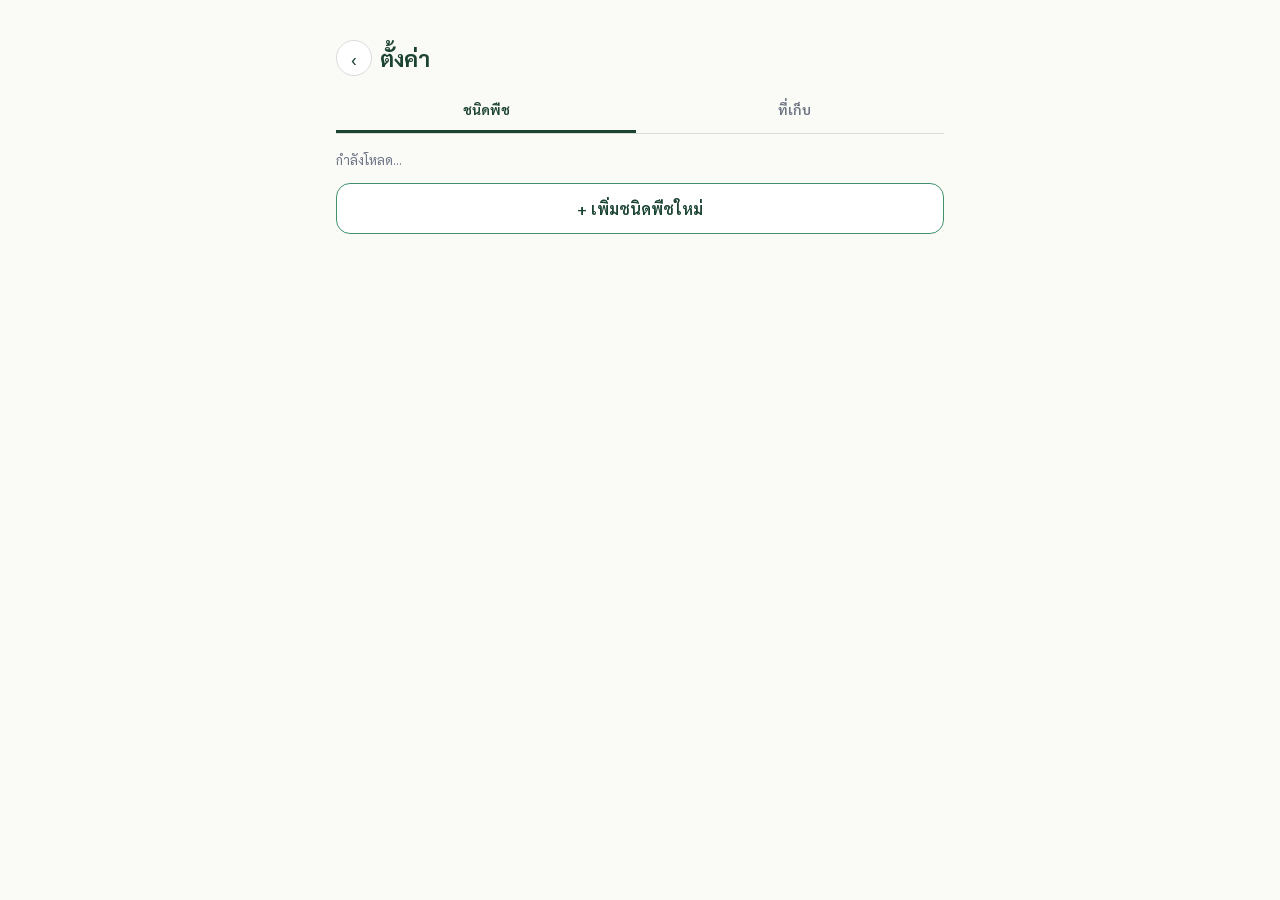
<file: liff-app/settings.html>
<!DOCTYPE html>
<html lang="th">
<head>
<meta charset="UTF-8" />
<meta name="viewport" content="width=device-width, initial-scale=1, maximum-scale=1" />
<meta http-equiv="Cache-Control" content="no-cache, no-store, must-revalidate" />
<meta http-equiv="Pragma" content="no-cache" />
<meta http-equiv="Expires" content="0" />
<title>ตั้งค่า</title>
<link rel="preconnect" href="https://fonts.googleapis.com">
<link href="https://fonts.googleapis.com/css2?family=Sarabun:wght@400;600;700&display=swap" rel="stylesheet">
<link rel="stylesheet" href="../shared/style.css" />
<script src="https://static.line-scdn.net/liff/edge/2/sdk.js"></script>
</head>
<body>
<div class="screen">

  <div class="topbar">
    <a href="index.html" class="back-btn">‹</a>
    <h1>ตั้งค่า</h1>
  </div>

  <div class="tabs">
    <div class="tab active" data-tab="plants">ชนิดพืช</div>
    <div class="tab" data-tab="storage">ที่เก็บ</div>
    <div class="tab hidden" id="tab-system" data-tab="system">ระบบ SS/TIB</div>
    <div class="tab hidden" id="tab-permissions" data-tab="permissions">สิทธิ์ผู้ใช้</div>
  </div>

  <!-- แท็บ 1: ชนิดพืช -->
  <div class="tab-panel active" id="panel-plants">
    <div id="plant-list"></div>
    <button id="add-plant-btn" class="btn btn-outline btn-block">+ เพิ่มชนิดพืชใหม่</button>
  </div>

  <!-- แท็บ 2: ที่เก็บ -->
  <div class="tab-panel" id="panel-storage">
    <h3>ชั้นเก็บ</h3>
    <div id="shelf-grid" class="chip-grid" style="margin-bottom:24px;"></div>
    <h3>ช่องเก็บ</h3>
    <div id="subshelf-grid" class="chip-grid"></div>
    <p class="muted" style="margin-top:16px;">กดปุ่ม "+ เพิ่ม" เพื่อเพิ่มชั้น/ช่องใหม่ได้ทุกเมื่อ ไม่ต้องพึ่งช่างไอที</p>
  </div>

  <!-- แท็บ 3: ระบบ SS/TIB (แอดมินเท่านั้น) -->
  <div class="tab-panel" id="panel-system">
    <p class="muted">ค่าพารามิเตอร์ระบบ SS/TIB นี้เป็นค่าเดียวของทั้งระบบ (ไม่แยกตามชนิดพืช) — ใช้คำนวณพยากรณ์อัตโนมัติที่หน้าสรุปข้อมูล และเป็นค่าเริ่มต้นของหน้า "จำลองรอบการผลิต" (แก้ในหน้าจำลองได้เฉพาะครั้งที่กำลังทำ ไม่กระทบค่านี้)</p>

    <div class="field" style="margin-top:16px;">
      <label>จำนวนวันต่อรอบการผลิต</label>
      <input type="number" id="sys-cycle-days" min="1" />
    </div>

    <h3 style="margin-top:20px;">ระบบ SS (กึ่งแข็ง)</h3>
    <div class="field">
      <label>ขวดสูงสุด</label>
      <input type="number" id="sys-ss-bottle-limit" min="1" />
    </div>
    <div class="field">
      <label>ชิ้นต่อขวด</label>
      <input type="number" id="sys-ss-pieces-per-bottle" min="1" />
    </div>
    <div class="field">
      <label>ตัวคูณต่อรอบ — จำนวนชิ้นใหม่ที่ได้จากชิ้นเดิม</label>
      <input type="number" id="sys-ss-multiplier" min="0.1" step="0.1" />
    </div>

    <h3 style="margin-top:20px;">ระบบ TIB (อาหารเหลว)</h3>
    <div class="field">
      <label>ขวดสูงสุด</label>
      <input type="number" id="sys-tib-bottle-limit" min="1" />
    </div>
    <div class="field">
      <label>ชิ้นต่อขวด</label>
      <input type="number" id="sys-tib-pieces-per-bottle" min="1" />
    </div>
    <div class="field">
      <label>ตัวคูณต่อรอบ — จำนวนชิ้นใหม่ที่ได้จากชิ้นเดิม</label>
      <input type="number" id="sys-tib-multiplier" min="0.1" step="0.1" />
    </div>

    <button id="save-system-btn" class="btn btn-primary btn-block">บันทึก</button>
  </div>

  <!-- แท็บ 4: สิทธิ์ผู้ใช้ (แอดมินเท่านั้น) -->
  <div class="tab-panel" id="panel-permissions">
    <p class="muted">รายชื่อคนที่เปิดแอปนี้ผ่าน Line แล้ว — ตั้ง Lab และสิทธิ์ได้ที่นี่ Admin จะเห็นข้อมูลทุก Lab และได้รับแจ้งเตือนทุกครั้งที่มีการบันทึก ส่วน User เห็นเฉพาะ Lab ของตัวเอง คนที่เพิ่งเปิดแอปครั้งแรกจะมีสถานะ "รออนุมัติ" ต้องกดอนุมัติ (หรือเลือก Lab ให้) ก่อนถึงจะเริ่มใช้งานได้</p>
    <div id="permissions-list"></div>
  </div>

</div>

<!-- ฟอร์มเพิ่ม/แก้ชนิดพืช (modal แบบง่าย) -->
<div id="plant-form-overlay" class="hidden" style="position:fixed;inset:0;background:rgba(27,67,50,0.4);display:flex;align-items:flex-end;z-index:20;">
  <div style="background:var(--surface);width:100%;max-height:90vh;overflow-y:auto;border-radius:20px 20px 0 0;padding:20px;">
    <h2 id="plant-form-title">เพิ่มชนิดพืชใหม่</h2>

    <div class="field">
      <label>ชื่อชนิดพืช</label>
      <input type="text" id="f-plant-name" placeholder="เช่น กล้วยไม้ A" />
    </div>

    <h3 style="margin-top:20px;">ระยะขยาย (วนได้หลายรอบ)</h3>
    <div class="field">
      <label>จำนวนรอบ ก่อนเข้าระยะกระตุ้นราก</label>
      <input type="number" id="f-stage1-rounds" placeholder="เช่น 3" min="1" />
    </div>
    <div class="field">
      <label>จำนวนวันต่อรอบ</label>
      <input type="number" id="f-stage1-days" placeholder="เช่น 30" />
    </div>
    <div class="field">
      <label>สูตรอาหาร — แบบ TIB (อาหารเหลว)</label>
      <input type="text" id="f-stage1-recipe-tib" placeholder="เช่น MS + BA 1mg/L (เหลว)" />
    </div>
    <div class="field">
      <label>สูตรอาหาร — แบบ SS (กึ่งแข็ง)</label>
      <input type="text" id="f-stage1-recipe-ss" placeholder="เช่น MS + BA 1mg/L (วุ้น)" />
    </div>
    <div class="field">
      <label>ตัวคูณการขยาย — แบบ TIB (ไม่บังคับ)</label>
      <input type="number" id="f-stage1-multiplier-tib" placeholder="เช่น 3 (ไม่กรอก = ไม่มีตัวคูณ)" min="0" step="0.1" />
    </div>
    <div class="field">
      <label>ตัวคูณการขยาย — แบบ SS (ไม่บังคับ)</label>
      <input type="number" id="f-stage1-multiplier-ss" placeholder="เช่น 3 (ไม่กรอก = ไม่มีตัวคูณ)" min="0" step="0.1" />
      <p class="muted" style="margin-top:6px;">ใช้พยากรณ์จำนวนต้นในอนาคตที่หน้าสรุปข้อมูล — ไม่กรอกก็ใช้งานได้ตามปกติ แค่ไม่มีการพยากรณ์การเติบโตให้ระยะนี้</p>
    </div>

    <h3 style="margin-top:20px;">ระยะกระตุ้นราก (รอบเดียวเสมอ)</h3>
    <div class="field">
      <label>จำนวนวัน ก่อนเข้าระยะพร้อมออกปลูก</label>
      <input type="number" id="f-stage2-days" placeholder="เช่น 21" />
    </div>
    <div class="field">
      <label>สูตรอาหาร — แบบ TIB (อาหารเหลว)</label>
      <input type="text" id="f-stage2-recipe-tib" placeholder="เช่น MS + NAA 0.5mg/L (เหลว)" />
    </div>
    <div class="field">
      <label>สูตรอาหาร — แบบ SS (กึ่งแข็ง)</label>
      <input type="text" id="f-stage2-recipe-ss" placeholder="เช่น MS + NAA 0.5mg/L (วุ้น)" />
    </div>

    <h3 style="margin-top:20px;">ระยะพร้อมออกปลูก (ระยะสุดท้าย)</h3>
    <div class="field">
      <label>สูตรอาหาร — แบบ TIB (อาหารเหลว)</label>
      <input type="text" id="f-stage3-recipe-tib" placeholder="เช่น MS ครึ่งสูตร (เหลว)" />
    </div>
    <div class="field">
      <label>สูตรอาหาร — แบบ SS (กึ่งแข็ง)</label>
      <input type="text" id="f-stage3-recipe-ss" placeholder="เช่น MS ครึ่งสูตร (วุ้น)" />
    </div>

    <button id="save-plant-btn" class="btn btn-primary btn-block">บันทึก</button>
    <button id="cancel-plant-btn" class="btn btn-ghost btn-block">ยกเลิก</button>
  </div>
</div>

<script src="js/api.js"></script>
<script>
// ---------- แท็บ ----------
document.querySelectorAll(".tab").forEach(tab => {
  tab.addEventListener("click", () => {
    document.querySelectorAll(".tab").forEach(t => t.classList.remove("active"));
    document.querySelectorAll(".tab-panel").forEach(p => p.classList.remove("active"));
    tab.classList.add("active");
    document.getElementById("panel-" + tab.dataset.tab).classList.add("active");
  });
});

// ---------- แท็บชนิดพืช ----------
let editingPlantId = null;

async function loadPlantSettings() {
  const list = document.getElementById("plant-list");
  list.innerHTML = '<p class="muted">กำลังโหลด...</p>';
  const plants = await TissueApp.call("listPlantsFull");
  list.innerHTML = "";
  if (plants.length === 0) {
    list.innerHTML = '<p class="muted">ยังไม่มีชนิดพืช เริ่มเพิ่มชนิดแรกได้เลย</p>';
    return;
  }
  plants.forEach(p => {
    const card = document.createElement("div");
    card.className = "card";
    card.innerHTML = `
      <div style="display:flex;justify-content:space-between;align-items:center;">
        <div>
          <div class="plant-name">${p.plant_name} ${p.active ? "" : '<span class="muted">(ปิดใช้งาน)</span>'}</div>
          <div class="muted">ขยาย ${p.stage1_rounds || 1} รอบ (${p.stage1_days} วัน/รอบ) → กระตุ้นราก ${p.stage2_days} วัน → พร้อมออกปลูก</div>
        </div>
        <div style="display:flex;gap:6px;flex-shrink:0;">
          <button class="btn btn-ghost" style="width:auto;padding:6px 10px;" data-edit="${p.plant_id}">แก้ไข</button>
          ${p.active ? `<button class="btn btn-ghost" style="width:auto;padding:6px 10px;color:var(--alert);" data-deactivate="${p.plant_id}">ปิดใช้งาน</button>` : ""}
        </div>
      </div>
    `;
    card.querySelector("[data-edit]").addEventListener("click", () => openPlantForm(p));
    const deactivateBtn = card.querySelector("[data-deactivate]");
    if (deactivateBtn) {
      deactivateBtn.addEventListener("click", async () => {
        const ok = confirm(`ปิดการใช้งาน "${p.plant_name}" ใช่ไหม?\n(ข้อมูลการถ่ายโอนเดิมจะไม่หาย แค่จะไม่ให้เลือกชนิดนี้ในการบันทึกครั้งใหม่)`);
        if (!ok) return;
        try {
          await TissueApp.call("deactivatePlantType", { plant_id: p.plant_id });
          await loadPlantSettings();
        } catch (err) {
          alert("ปิดการใช้งานไม่สำเร็จ: " + err.message);
        }
      });
    }
    list.appendChild(card);
  });
}

function openPlantForm(p) {
  editingPlantId = p ? p.plant_id : null;
  document.getElementById("plant-form-title").textContent = p ? "แก้ไขชนิดพืช" : "เพิ่มชนิดพืชใหม่";
  document.getElementById("f-plant-name").value = p ? p.plant_name : "";
  document.getElementById("f-stage1-rounds").value = p ? p.stage1_rounds : "";
  document.getElementById("f-stage1-days").value = p ? p.stage1_days : "";
  document.getElementById("f-stage1-recipe-tib").value = p ? p.stage1_recipe_tib : "";
  document.getElementById("f-stage1-recipe-ss").value = p ? p.stage1_recipe_ss : "";
  document.getElementById("f-stage1-multiplier-tib").value = p ? p.stage1_multiplier_tib : "";
  document.getElementById("f-stage1-multiplier-ss").value = p ? p.stage1_multiplier_ss : "";
  document.getElementById("f-stage2-days").value = p ? p.stage2_days : "";
  document.getElementById("f-stage2-recipe-tib").value = p ? p.stage2_recipe_tib : "";
  document.getElementById("f-stage2-recipe-ss").value = p ? p.stage2_recipe_ss : "";
  document.getElementById("f-stage3-recipe-tib").value = p ? p.stage3_recipe_tib : "";
  document.getElementById("f-stage3-recipe-ss").value = p ? p.stage3_recipe_ss : "";
  document.getElementById("plant-form-overlay").classList.remove("hidden");
}

document.getElementById("add-plant-btn").addEventListener("click", () => openPlantForm(null));
document.getElementById("cancel-plant-btn").addEventListener("click", () => {
  document.getElementById("plant-form-overlay").classList.add("hidden");
});

document.getElementById("save-plant-btn").addEventListener("click", async () => {
  const payload = {
    plant_id: editingPlantId,
    plant_name: document.getElementById("f-plant-name").value.trim(),
    stage1_rounds: Number(document.getElementById("f-stage1-rounds").value),
    stage1_days: Number(document.getElementById("f-stage1-days").value),
    stage1_recipe_tib: document.getElementById("f-stage1-recipe-tib").value.trim(),
    stage1_recipe_ss: document.getElementById("f-stage1-recipe-ss").value.trim(),
    stage1_multiplier_tib: document.getElementById("f-stage1-multiplier-tib").value.trim(),
    stage1_multiplier_ss: document.getElementById("f-stage1-multiplier-ss").value.trim(),
    stage2_days: Number(document.getElementById("f-stage2-days").value),
    stage2_recipe_tib: document.getElementById("f-stage2-recipe-tib").value.trim(),
    stage2_recipe_ss: document.getElementById("f-stage2-recipe-ss").value.trim(),
    stage3_recipe_tib: document.getElementById("f-stage3-recipe-tib").value.trim(),
    stage3_recipe_ss: document.getElementById("f-stage3-recipe-ss").value.trim(),
  };
  if (!payload.plant_name) return alert("กรุณาใส่ชื่อชนิดพืช");
  const btn = document.getElementById("save-plant-btn");
  TissueApp.setLoading(btn, true);
  try {
    await TissueApp.call("savePlantType", payload);
    document.getElementById("plant-form-overlay").classList.add("hidden");
    await loadPlantSettings();
  } catch (err) {
    alert("บันทึกไม่สำเร็จ: " + err.message);
  } finally {
    TissueApp.setLoading(btn, false);
  }
});

// ---------- แท็บที่เก็บ ----------
async function loadStorageSettings() {
  const storage = await TissueApp.call("listStorage");
  renderStorageChips(document.getElementById("shelf-grid"), storage.shelves, "shelf", "ชั้นใหม่ (เช่น 5)");
  renderStorageChips(document.getElementById("subshelf-grid"), storage.subs, "sub_shelf", "ช่องใหม่ (เช่น D)");
}

function renderStorageChips(container, items, type, promptText) {
  container.innerHTML = "";
  items.forEach(val => {
    const wrap = document.createElement("div");
    wrap.className = "chip-wrap";
    const chip = document.createElement("div");
    chip.className = "chip";
    chip.textContent = val;
    wrap.appendChild(chip);

    const removeBtn = document.createElement("button");
    removeBtn.className = "chip-remove";
    removeBtn.type = "button";
    removeBtn.textContent = "✕";
    removeBtn.title = "ปิดการใช้งาน";
    removeBtn.addEventListener("click", async () => {
      const ok = confirm(`ปิดการใช้งาน "${val}" ใช่ไหม?\n(ข้อมูลเดิมที่เคยบันทึกไว้จะไม่หาย แค่จะไม่ให้เลือกใหม่อีก)`);
      if (!ok) return;
      try {
        await TissueApp.call("deactivateStorageValue", { type, value: val });
        await loadStorageSettings();
      } catch (err) {
        alert("ปิดการใช้งานไม่สำเร็จ: " + err.message);
      }
    });
    wrap.appendChild(removeBtn);
    container.appendChild(wrap);
  });
  const addChip = document.createElement("div");
  addChip.className = "chip add-new";
  addChip.textContent = "+ เพิ่ม";
  addChip.addEventListener("click", async () => {
    const val = prompt(promptText);
    if (!val) return;
    await TissueApp.call("addStorageValue", { type, value: val });
    await loadStorageSettings();
  });
  container.appendChild(addChip);
}

// ---------- แท็บระบบ SS/TIB (แอดมินเท่านั้น) ----------
const SYSTEM_FIELD_IDS = {
  cycle_days: "sys-cycle-days",
  ss_bottle_limit: "sys-ss-bottle-limit",
  ss_pieces_per_bottle: "sys-ss-pieces-per-bottle",
  ss_multiplication_factor: "sys-ss-multiplier",
  tib_bottle_limit: "sys-tib-bottle-limit",
  tib_pieces_per_bottle: "sys-tib-pieces-per-bottle",
  tib_multiplication_factor: "sys-tib-multiplier",
};

async function loadSystemSettings() {
  const cfg = await TissueApp.call("getSystemSettings");
  Object.keys(SYSTEM_FIELD_IDS).forEach(key => {
    document.getElementById(SYSTEM_FIELD_IDS[key]).value = cfg[key];
  });
}

document.getElementById("save-system-btn").addEventListener("click", async () => {
  const payload = {};
  Object.keys(SYSTEM_FIELD_IDS).forEach(key => {
    payload[key] = Number(document.getElementById(SYSTEM_FIELD_IDS[key]).value);
  });
  const btn = document.getElementById("save-system-btn");
  TissueApp.setLoading(btn, true);
  try {
    await TissueApp.call("saveSystemSettings", payload);
    alert("บันทึกแล้ว ✓");
  } catch (err) {
    alert("บันทึกไม่สำเร็จ: " + err.message);
  } finally {
    TissueApp.setLoading(btn, false);
  }
});

// ---------- แท็บสิทธิ์ผู้ใช้ (แอดมินเท่านั้น) — ใช้ LABS ตัวเดียวกับที่ประกาศไว้ใน js/api.js ----------
async function loadPermissionsSettings() {
  const list = document.getElementById("permissions-list");
  list.innerHTML = '<p class="muted">กำลังโหลด...</p>';
  const users = await TissueApp.call("listUsers");
  list.innerHTML = "";
  if (users.length === 0) {
    list.innerHTML = '<p class="muted">ยังไม่มีใครเปิดผ่าน Line</p>';
    return;
  }
  users.forEach(u => {
    const card = document.createElement("div");
    card.className = "card";
    card.innerHTML = `
      <div class="plant-name">${u.display_name} ${u.active ? "" : '<span class="muted">(ปิดใช้งาน)</span>'} ${u.approved ? "" : '<span class="muted" style="color:var(--alert);">(รออนุมัติ)</span>'}</div>
      ${u.approved ? "" : '<button class="btn btn-outline btn-block" style="margin-top:10px;" data-approve="' + u.line_user_id + '">อนุมัติให้เข้าใช้งาน</button>'}
      <div class="muted" style="margin:6px 0 4px;">Lab</div>
      <div class="chip-grid lab-grid" style="grid-template-columns:repeat(3,1fr);"></div>
      <div class="muted" style="margin:10px 0 4px;">สิทธิ์</div>
      <div class="chip-grid role-grid" style="grid-template-columns:repeat(2,1fr);"></div>
      <div class="muted" style="margin-top:10px;word-break:break-all;cursor:pointer;border:1px dashed var(--border);border-radius:8px;padding:6px 8px;" data-line-id="${u.line_user_id}">${u.line_user_id}</div>
    `;

    const approveBtn = card.querySelector("[data-approve]");
    if (approveBtn) {
      approveBtn.addEventListener("click", async () => {
        TissueApp.setLoading(approveBtn, true, "กำลังอนุมัติ...");
        try {
          await TissueApp.call("setUserPermissions", { target_line_user_id: u.line_user_id, approved: true });
          await loadPermissionsSettings();
        } catch (err) {
          alert("อนุมัติไม่สำเร็จ: " + err.message);
          TissueApp.setLoading(approveBtn, false);
        }
      });
    }

    const labGrid = card.querySelector(".lab-grid");
    LABS.forEach(lab => {
      const chip = document.createElement("div");
      chip.className = "chip" + (u.lab === lab ? " active" : "");
      chip.textContent = lab;
      chip.addEventListener("click", async () => {
        try {
          await TissueApp.call("setUserPermissions", { target_line_user_id: u.line_user_id, lab });
          await loadPermissionsSettings();
        } catch (err) {
          alert("เปลี่ยน Lab ไม่สำเร็จ: " + err.message);
        }
      });
      labGrid.appendChild(chip);
    });

    const roleGrid = card.querySelector(".role-grid");
    [["user", "User"], ["admin", "Admin"]].forEach(([value, label]) => {
      const chip = document.createElement("div");
      chip.className = "chip" + (u.role === value ? " active" : "");
      chip.textContent = label;
      chip.addEventListener("click", async () => {
        try {
          await TissueApp.call("setUserPermissions", { target_line_user_id: u.line_user_id, role: value });
          await loadPermissionsSettings();
        } catch (err) {
          alert("เปลี่ยนสิทธิ์ไม่สำเร็จ: " + err.message);
        }
      });
      roleGrid.appendChild(chip);
    });

    const idBox = card.querySelector("[data-line-id]");
    idBox.addEventListener("click", async () => {
      try {
        await navigator.clipboard.writeText(u.line_user_id);
        idBox.textContent = "คัดลอกแล้ว ✓";
        setTimeout(() => { idBox.textContent = u.line_user_id; }, 1500);
      } catch (err) {
        alert("Line ID: " + u.line_user_id);
      }
    });
    list.appendChild(card);
  });
}

(async () => {
  await TissueApp.init();
  const tasks = [loadPlantSettings(), loadStorageSettings()];
  if (TissueApp.isAdmin()) {
    document.getElementById("tab-system").classList.remove("hidden");
    document.getElementById("tab-permissions").classList.remove("hidden");
    tasks.push(loadSystemSettings());
    tasks.push(loadPermissionsSettings());
  }
  await Promise.all(tasks);
})();
</script>
</body>
</html>
</file>
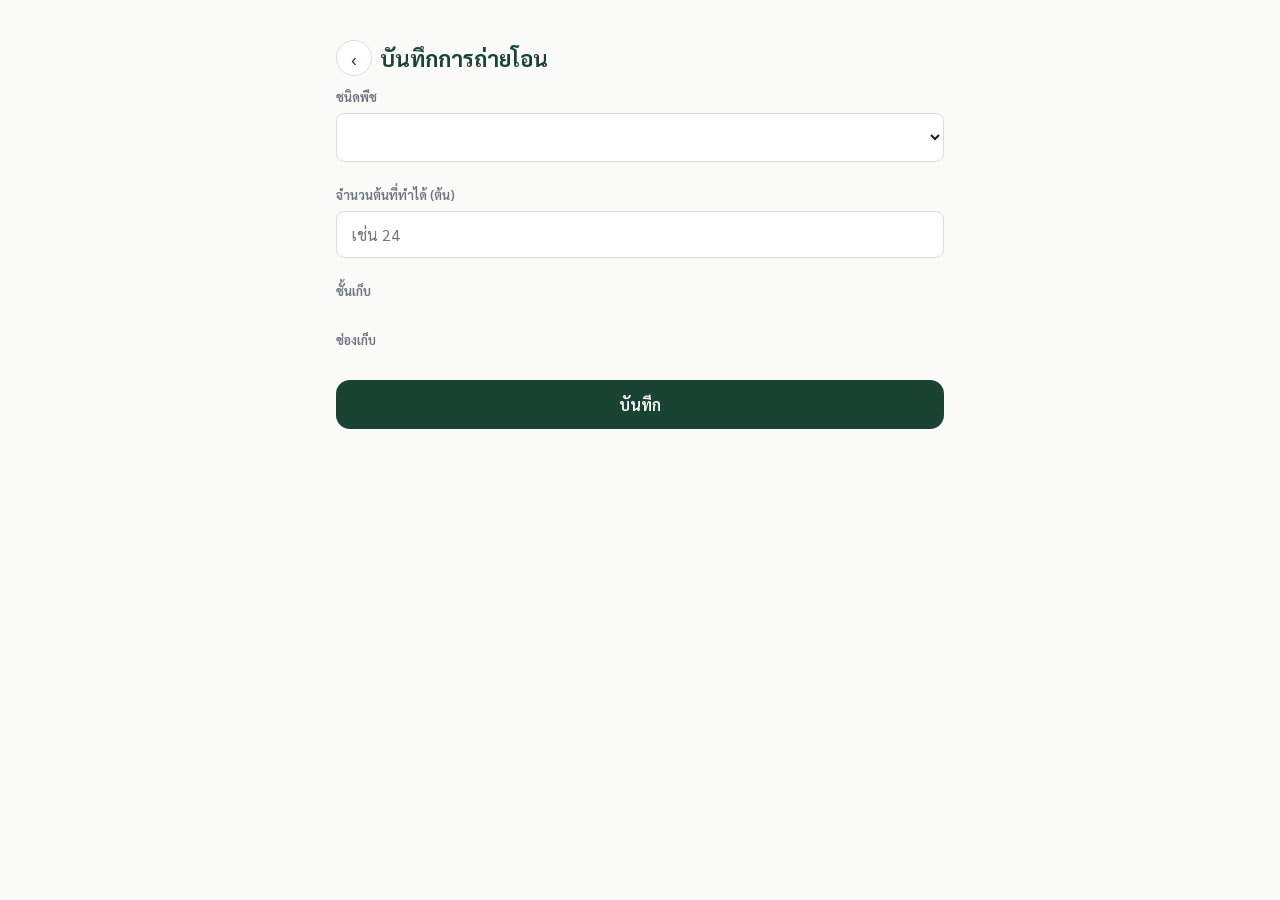
<file: tissue-culture-tracker/liff-app/record.html>
<!DOCTYPE html>
<html lang="th">
<head>
<meta charset="UTF-8" />
<meta name="viewport" content="width=device-width, initial-scale=1, maximum-scale=1" />
<title>บันทึกการถ่ายโอน</title>
<link rel="preconnect" href="https://fonts.googleapis.com">
<link href="https://fonts.googleapis.com/css2?family=Sarabun:wght@400;600;700&display=swap" rel="stylesheet">
<link rel="stylesheet" href="../shared/style.css" />
<script src="https://static.line-scdn.net/liff/edge/2/sdk.js"></script>
</head>
<body>
<div class="screen">

  <div class="topbar">
    <a href="index.html" class="back-btn">‹</a>
    <h1 id="plant-title">บันทึกการถ่ายโอน</h1>
  </div>

  <!-- แสดงผลหลังบันทึกสำเร็จ -->
  <div id="result-banner" class="banner banner-success hidden">
    <div class="big">บันทึกแล้ว ✓</div>
    <div class="detail" id="result-detail"></div>
  </div>

  <div id="form-wrap">
    <div class="field">
      <label>ชนิดพืช</label>
      <select id="plant-select"></select>
    </div>

    <div class="field">
      <label>จำนวนต้นที่ทำได้ (ต้น)</label>
      <input type="number" id="quantity" inputmode="numeric" min="1" placeholder="เช่น 24" />
    </div>

    <div class="field">
      <label>ชั้นเก็บ</label>
      <div id="shelf-grid" class="chip-grid"></div>
    </div>

    <div class="field">
      <label>ช่องเก็บ</label>
      <div id="subshelf-grid" class="chip-grid"></div>
    </div>

    <button id="save-btn" class="btn btn-primary btn-block">บันทึก</button>
  </div>

  <div id="after-actions" class="hidden">
    <button id="record-next-btn" class="btn btn-primary btn-block">บันทึกขวดถัดไป</button>
    <a href="index.html" class="btn btn-outline btn-block">กลับหน้าหลัก</a>
  </div>

</div>

<script src="js/api.js"></script>
<script>
let selectedShelf = null;
let selectedSub = null;
let plantsCache = [];
let storageCache = { shelves: [], subs: [] };

function renderChips(container, items, onPick, addLabel) {
  container.innerHTML = "";
  items.forEach(val => {
    const chip = document.createElement("div");
    chip.className = "chip";
    chip.textContent = val;
    chip.addEventListener("click", () => onPick(val, chip, container));
    container.appendChild(chip);
  });
  const addChip = document.createElement("div");
  addChip.className = "chip add-new";
  addChip.textContent = "+ เพิ่ม";
  addChip.addEventListener("click", async () => {
    const val = prompt(addLabel);
    if (!val) return;
    await TissueApp.call("addStorageValue", {
      type: container === document.getElementById("shelf-grid") ? "shelf" : "sub_shelf",
      value: val,
    });
    await loadStorage();
  });
  container.appendChild(addChip);
}

function pickShelf(val, chip, container) {
  [...container.children].forEach(c => c.classList.remove("active"));
  chip.classList.add("active");
  selectedShelf = val;
}
function pickSub(val, chip, container) {
  [...container.children].forEach(c => c.classList.remove("active"));
  chip.classList.add("active");
  selectedSub = val;
}

async function loadStorage() {
  storageCache = await TissueApp.call("listStorage");
  renderChips(document.getElementById("shelf-grid"), storageCache.shelves, pickShelf, "ชั้นใหม่ (เช่น 5)");
  renderChips(document.getElementById("subshelf-grid"), storageCache.subs, pickSub, "ช่องใหม่ (เช่น D)");
}

async function loadPlants() {
  plantsCache = await TissueApp.call("listPlantsWithCount");
  const sel = document.getElementById("plant-select");
  sel.innerHTML = "";
  plantsCache.forEach(p => {
    const opt = document.createElement("option");
    opt.value = p.plant_id;
    opt.textContent = p.plant_name;
    sel.appendChild(opt);
  });
  const requestedId = TissueApp.getParam("plant_id");
  if (requestedId) sel.value = requestedId;
  updateTitle();
}

function updateTitle() {
  const sel = document.getElementById("plant-select");
  const plant = plantsCache.find(p => p.plant_id === sel.value);
  document.getElementById("plant-title").textContent = plant ? plant.plant_name : "บันทึกการถ่ายโอน";
}

document.getElementById("plant-select").addEventListener("change", updateTitle);

document.getElementById("save-btn").addEventListener("click", async () => {
  const plant_id = document.getElementById("plant-select").value;
  const quantity = document.getElementById("quantity").value;

  if (!plant_id) return alert("กรุณาเลือกชนิดพืช");
  if (!quantity || Number(quantity) <= 0) return alert("กรุณาใส่จำนวนต้นที่ทำได้");
  if (!selectedShelf) return alert("กรุณาเลือกชั้นเก็บ");
  if (!selectedSub) return alert("กรุณาเลือกช่องเก็บ");

  const btn = document.getElementById("save-btn");
  TissueApp.setLoading(btn, true);
  try {
    const result = await TissueApp.call("recordTransfer", {
      plant_id,
      quantity: Number(quantity),
      shelf: selectedShelf,
      sub_shelf: selectedSub,
      recorded_by: (TissueApp.profile && TissueApp.profile.displayName) || "ไม่ระบุชื่อ",
    });

    document.getElementById("form-wrap").classList.add("hidden");
    document.getElementById("after-actions").classList.remove("hidden");
    const banner = document.getElementById("result-banner");
    banner.classList.remove("hidden");

    let detail = `ระยะ: ${result.stage} · สูตร: ${result.recipe_used}`;
    detail += result.next_transfer_date
      ? ` · รอบถัดไป: ${result.next_transfer_date}`
      : ` · จบรอบติดตาม (พร้อมออกปลูกแล้ว)`;
    document.getElementById("result-detail").textContent = detail;
  } catch (err) {
    alert("บันทึกไม่สำเร็จ: " + err.message);
  } finally {
    TissueApp.setLoading(btn, false);
  }
});

document.getElementById("record-next-btn").addEventListener("click", () => {
  document.getElementById("form-wrap").classList.remove("hidden");
  document.getElementById("after-actions").classList.add("hidden");
  document.getElementById("result-banner").classList.add("hidden");
  document.getElementById("quantity").value = "";
  selectedShelf = null;
  selectedSub = null;
  loadStorage();
});

(async () => {
  await TissueApp.init();
  await Promise.all([loadPlants(), loadStorage()]);
})();
</script>
</body>
</html>
</file>
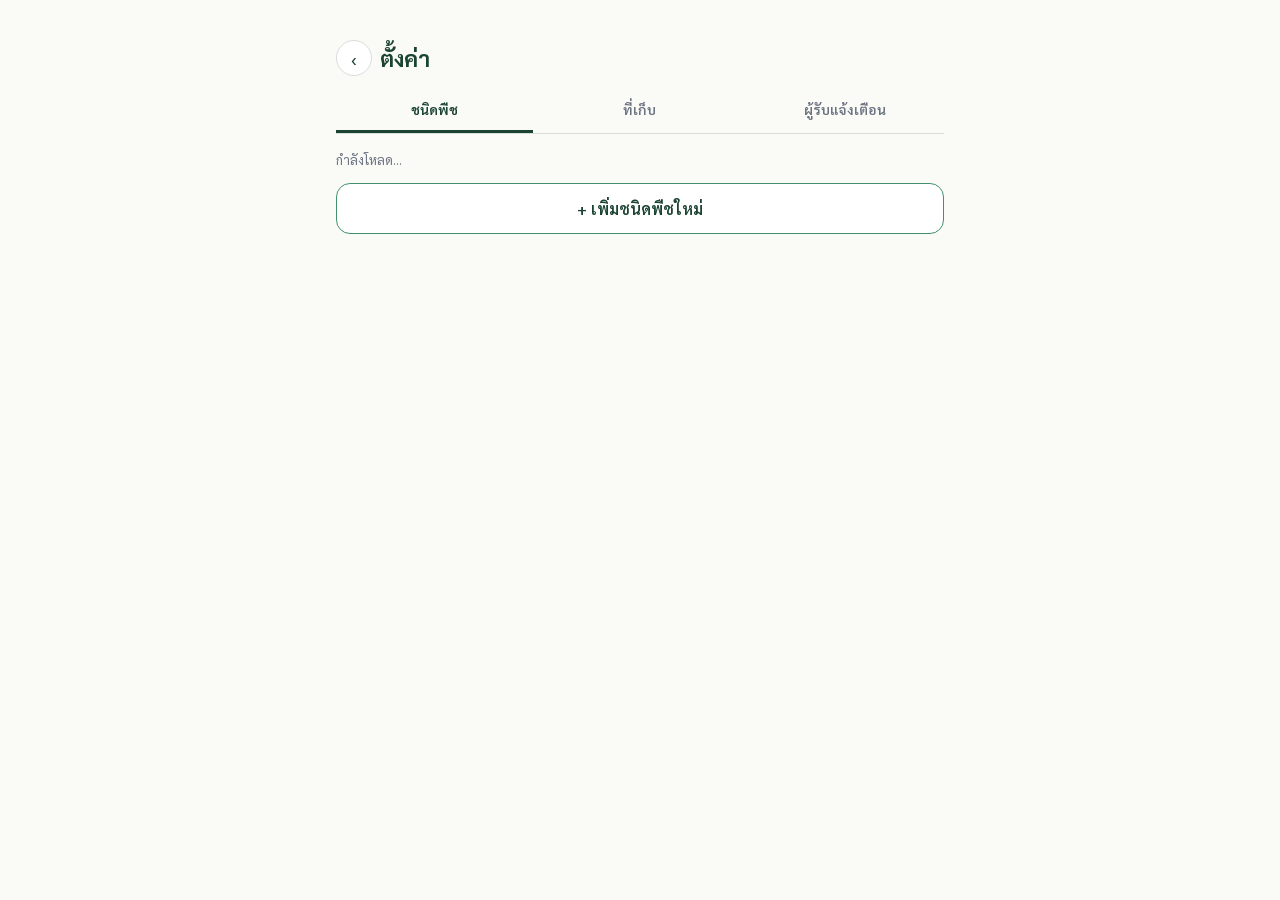
<file: tissue-culture-tracker/liff-app/settings.html>
<!DOCTYPE html>
<html lang="th">
<head>
<meta charset="UTF-8" />
<meta name="viewport" content="width=device-width, initial-scale=1, maximum-scale=1" />
<title>ตั้งค่า</title>
<link rel="preconnect" href="https://fonts.googleapis.com">
<link href="https://fonts.googleapis.com/css2?family=Sarabun:wght@400;600;700&display=swap" rel="stylesheet">
<link rel="stylesheet" href="../shared/style.css" />
<script src="https://static.line-scdn.net/liff/edge/2/sdk.js"></script>
</head>
<body>
<div class="screen">

  <div class="topbar">
    <a href="index.html" class="back-btn">‹</a>
    <h1>ตั้งค่า</h1>
  </div>

  <div class="tabs">
    <div class="tab active" data-tab="plants">ชนิดพืช</div>
    <div class="tab" data-tab="storage">ที่เก็บ</div>
    <div class="tab" data-tab="notify">ผู้รับแจ้งเตือน</div>
  </div>

  <!-- แท็บ 1: ชนิดพืช -->
  <div class="tab-panel active" id="panel-plants">
    <div id="plant-list"></div>
    <button id="add-plant-btn" class="btn btn-outline btn-block">+ เพิ่มชนิดพืชใหม่</button>
  </div>

  <!-- แท็บ 2: ที่เก็บ -->
  <div class="tab-panel" id="panel-storage">
    <h3>ชั้นเก็บ</h3>
    <div id="shelf-grid" class="chip-grid" style="margin-bottom:24px;"></div>
    <h3>ช่องเก็บ</h3>
    <div id="subshelf-grid" class="chip-grid"></div>
    <p class="muted" style="margin-top:16px;">กดปุ่ม "+ เพิ่ม" เพื่อเพิ่มชั้น/ช่องใหม่ได้ทุกเมื่อ ไม่ต้องพึ่งช่างไอที</p>
  </div>

  <!-- แท็บ 3: ผู้รับแจ้งเตือน -->
  <div class="tab-panel" id="panel-notify">
    <p class="muted">รายชื่อคนที่เปิดแอปนี้ผ่าน Line แล้ว จะได้รับการแจ้งเตือนอัตโนมัติทุกเช้า</p>
    <div id="notify-list"></div>
  </div>

</div>

<!-- ฟอร์มเพิ่ม/แก้ชนิดพืช (modal แบบง่าย) -->
<div id="plant-form-overlay" class="hidden" style="position:fixed;inset:0;background:rgba(27,67,50,0.4);display:flex;align-items:flex-end;z-index:20;">
  <div style="background:var(--surface);width:100%;max-height:90vh;overflow-y:auto;border-radius:20px 20px 0 0;padding:20px;">
    <h2 id="plant-form-title">เพิ่มชนิดพืชใหม่</h2>

    <div class="field">
      <label>ชื่อชนิดพืช</label>
      <input type="text" id="f-plant-name" placeholder="เช่น กล้วยไม้ A" />
    </div>

    <div class="field">
      <label>ระยะขยาย — จำนวนวันก่อนเข้าระยะถัดไป</label>
      <input type="number" id="f-stage1-days" placeholder="เช่น 30" />
    </div>
    <div class="field">
      <label>ระยะขยาย — สูตรอาหารที่ใช้</label>
      <input type="text" id="f-stage1-recipe" placeholder="เช่น MS + BA 1mg/L" />
    </div>

    <div class="field">
      <label>ระยะกระตุ้นราก — จำนวนวันก่อนเข้าระยะถัดไป</label>
      <input type="number" id="f-stage2-days" placeholder="เช่น 21" />
    </div>
    <div class="field">
      <label>ระยะกระตุ้นราก — สูตรอาหารที่ใช้</label>
      <input type="text" id="f-stage2-recipe" placeholder="เช่น MS + NAA 0.5mg/L" />
    </div>

    <div class="field">
      <label>ระยะพร้อมออกปลูก — สูตรอาหารที่ใช้ (ระยะสุดท้าย)</label>
      <input type="text" id="f-stage3-recipe" placeholder="เช่น MS ครึ่งสูตร (ไม่ใส่ฮอร์โมน)" />
    </div>

    <button id="save-plant-btn" class="btn btn-primary btn-block">บันทึก</button>
    <button id="cancel-plant-btn" class="btn btn-ghost btn-block">ยกเลิก</button>
  </div>
</div>

<script src="js/api.js"></script>
<script>
// ---------- แท็บ ----------
document.querySelectorAll(".tab").forEach(tab => {
  tab.addEventListener("click", () => {
    document.querySelectorAll(".tab").forEach(t => t.classList.remove("active"));
    document.querySelectorAll(".tab-panel").forEach(p => p.classList.remove("active"));
    tab.classList.add("active");
    document.getElementById("panel-" + tab.dataset.tab).classList.add("active");
  });
});

// ---------- แท็บชนิดพืช ----------
let editingPlantId = null;

async function loadPlantSettings() {
  const list = document.getElementById("plant-list");
  list.innerHTML = '<p class="muted">กำลังโหลด...</p>';
  const plants = await TissueApp.call("listPlantsFull");
  list.innerHTML = "";
  if (plants.length === 0) {
    list.innerHTML = '<p class="muted">ยังไม่มีชนิดพืช เริ่มเพิ่มชนิดแรกได้เลย</p>';
    return;
  }
  plants.forEach(p => {
    const card = document.createElement("div");
    card.className = "card";
    card.innerHTML = `
      <div style="display:flex;justify-content:space-between;align-items:center;">
        <div>
          <div class="plant-name">${p.plant_name} ${p.active ? "" : '<span class="muted">(ปิดใช้งาน)</span>'}</div>
          <div class="muted">ขยาย ${p.stage1_days} วัน → กระตุ้นราก ${p.stage2_days} วัน → พร้อมออกปลูก</div>
        </div>
        <button class="btn btn-ghost" style="width:auto;padding:6px 10px;" data-edit="${p.plant_id}">แก้ไข</button>
      </div>
    `;
    card.querySelector("[data-edit]").addEventListener("click", () => openPlantForm(p));
    list.appendChild(card);
  });
}

function openPlantForm(p) {
  editingPlantId = p ? p.plant_id : null;
  document.getElementById("plant-form-title").textContent = p ? "แก้ไขชนิดพืช" : "เพิ่มชนิดพืชใหม่";
  document.getElementById("f-plant-name").value = p ? p.plant_name : "";
  document.getElementById("f-stage1-days").value = p ? p.stage1_days : "";
  document.getElementById("f-stage1-recipe").value = p ? p.stage1_recipe : "";
  document.getElementById("f-stage2-days").value = p ? p.stage2_days : "";
  document.getElementById("f-stage2-recipe").value = p ? p.stage2_recipe : "";
  document.getElementById("f-stage3-recipe").value = p ? p.stage3_recipe : "";
  document.getElementById("plant-form-overlay").classList.remove("hidden");
}

document.getElementById("add-plant-btn").addEventListener("click", () => openPlantForm(null));
document.getElementById("cancel-plant-btn").addEventListener("click", () => {
  document.getElementById("plant-form-overlay").classList.add("hidden");
});

document.getElementById("save-plant-btn").addEventListener("click", async () => {
  const payload = {
    plant_id: editingPlantId,
    plant_name: document.getElementById("f-plant-name").value.trim(),
    stage1_days: Number(document.getElementById("f-stage1-days").value),
    stage1_recipe: document.getElementById("f-stage1-recipe").value.trim(),
    stage2_days: Number(document.getElementById("f-stage2-days").value),
    stage2_recipe: document.getElementById("f-stage2-recipe").value.trim(),
    stage3_recipe: document.getElementById("f-stage3-recipe").value.trim(),
  };
  if (!payload.plant_name) return alert("กรุณาใส่ชื่อชนิดพืช");
  const btn = document.getElementById("save-plant-btn");
  TissueApp.setLoading(btn, true);
  try {
    await TissueApp.call("savePlantType", payload);
    document.getElementById("plant-form-overlay").classList.add("hidden");
    await loadPlantSettings();
  } catch (err) {
    alert("บันทึกไม่สำเร็จ: " + err.message);
  } finally {
    TissueApp.setLoading(btn, false);
  }
});

// ---------- แท็บที่เก็บ ----------
async function loadStorageSettings() {
  const storage = await TissueApp.call("listStorage");
  renderStorageChips(document.getElementById("shelf-grid"), storage.shelves, "shelf", "ชั้นใหม่ (เช่น 5)");
  renderStorageChips(document.getElementById("subshelf-grid"), storage.subs, "sub_shelf", "ช่องใหม่ (เช่น D)");
}

function renderStorageChips(container, items, type, promptText) {
  container.innerHTML = "";
  items.forEach(val => {
    const chip = document.createElement("div");
    chip.className = "chip";
    chip.textContent = val;
    container.appendChild(chip);
  });
  const addChip = document.createElement("div");
  addChip.className = "chip add-new";
  addChip.textContent = "+ เพิ่ม";
  addChip.addEventListener("click", async () => {
    const val = prompt(promptText);
    if (!val) return;
    await TissueApp.call("addStorageValue", { type, value: val });
    await loadStorageSettings();
  });
  container.appendChild(addChip);
}

// ---------- แท็บผู้รับแจ้งเตือน ----------
async function loadNotifySettings() {
  const list = document.getElementById("notify-list");
  list.innerHTML = '<p class="muted">กำลังโหลด...</p>';
  const users = await TissueApp.call("listLineUsers");
  list.innerHTML = "";
  if (users.length === 0) {
    list.innerHTML = '<p class="muted">ยังไม่มีใครเปิดผ่าน Line — เปิดแอปนี้จาก Line อย่างน้อย 1 ครั้งเพื่อรับแจ้งเตือน</p>';
    return;
  }
  users.forEach(u => {
    const card = document.createElement("div");
    card.className = "card";
    card.innerHTML = `<div class="plant-name">${u.display_name}</div><div class="muted">${u.active ? "รับแจ้งเตือนอยู่" : "ปิดแจ้งเตือนแล้ว"}</div>`;
    list.appendChild(card);
  });
}

(async () => {
  await TissueApp.init();
  await Promise.all([loadPlantSettings(), loadStorageSettings(), loadNotifySettings()]);
})();
</script>
</body>
</html>
</file>
<file: shared/style.css>
/* ===================================================================
   shared/style.css
   โทนสี/ฟอนต์/คอมโพเนนต์กลาง — ดูที่มาของค่าใน CLAUDE.md
   ห้ามแก้สีตรงนี้แบบจุดเดียว ให้แก้ที่ CLAUDE.md ก่อนแล้วค่อยย้อนมาที่นี่
   =================================================================== */

:root {
  /* สี */
  --forest: #1B4332;
  --leaf: #40916C;
  --leaf-light: #74C69D;
  --mint: #D8F3DC;
  --bg: #FAFAF7;
  --surface: #FFFFFF;
  --text: #1B1E1C;
  --text-muted: #6B7280;
  --border: #D9DDD9;
  --alert: #B65C1F;
  --alert-bg: #F6E8DD;

  /* ระยะห่าง */
  --space-1: 4px;
  --space-2: 8px;
  --space-3: 12px;
  --space-4: 16px;
  --space-5: 24px;
  --space-6: 32px;

  /* รูปทรง */
  --radius-sm: 8px;
  --radius-md: 14px;
  --radius-lg: 20px;
  --shadow-card: 0 1px 2px rgba(27, 67, 50, 0.06), 0 2px 8px rgba(27, 67, 50, 0.06);
}

* { box-sizing: border-box; }

html, body {
  margin: 0;
  padding: 0;
  background: var(--bg);
  color: var(--text);
  font-family: 'Sarabun', sans-serif;
  font-size: 16px;
  -webkit-text-size-adjust: 100%;
}

body {
  padding-bottom: env(safe-area-inset-bottom, 0);
}

h1, h2, h3 {
  font-weight: 700;
  color: var(--forest);
  margin: 0 0 var(--space-3) 0;
  line-height: 1.3;
}

h1 { font-size: 22px; }
h2 { font-size: 18px; }
h3 { font-size: 15px; font-weight: 600; color: var(--text); }

p { line-height: 1.6; margin: 0 0 var(--space-3) 0; }

.muted { color: var(--text-muted); font-size: 13px; }

/* ---------- เลย์เอาต์หลัก ---------- */
.screen {
  max-width: 480px;
  margin: 0 auto;
  min-height: 100vh;
  padding: var(--space-4) var(--space-4) calc(var(--space-6) * 2);
}

.topbar {
  display: flex;
  align-items: center;
  gap: var(--space-2);
  padding: var(--space-4) 0 var(--space-3) 0;
  position: sticky;
  top: 0;
  background: var(--bg);
  z-index: 5;
}

.topbar .back-btn {
  width: 36px;
  height: 36px;
  border-radius: 50%;
  border: 1px solid var(--border);
  background: var(--surface);
  display: flex;
  align-items: center;
  justify-content: center;
  color: var(--forest);
  font-size: 18px;
  text-decoration: none;
  flex-shrink: 0;
}

.topbar h1 { margin: 0; }

.lab-badge {
  margin-left: auto;
  flex-shrink: 0;
  background: var(--mint);
  color: var(--forest);
  font-size: 13px;
  font-weight: 600;
  padding: 4px 10px;
  border-radius: var(--radius-lg);
}

/* ---------- ปุ่ม ---------- */
.btn {
  display: flex;
  align-items: center;
  justify-content: center;
  gap: var(--space-2);
  width: 100%;
  border: none;
  border-radius: var(--radius-md);
  padding: 14px 18px;
  font-family: inherit;
  font-size: 16px;
  font-weight: 600;
  cursor: pointer;
  text-decoration: none;
  -webkit-tap-highlight-color: transparent;
  transition: transform 0.05s ease, opacity 0.15s ease;
}
.btn:active { transform: scale(0.98); }

.btn-primary { background: var(--forest); color: #fff; }
.btn-secondary { background: var(--mint); color: var(--forest); }
.btn-outline { background: var(--surface); color: var(--forest); border: 1.5px solid var(--leaf); }
.btn-ghost { background: transparent; color: var(--text-muted); font-weight: 400; }
.btn-block { margin-bottom: var(--space-3); }
.btn:disabled { opacity: 0.45; cursor: not-allowed; }

/* ---------- การ์ด ---------- */
.card {
  background: var(--surface);
  border: 1px solid var(--border);
  border-radius: var(--radius-md);
  padding: var(--space-4);
  margin-bottom: var(--space-3);
  box-shadow: var(--shadow-card);
}

.card-tap {
  display: flex;
  align-items: center;
  justify-content: space-between;
  gap: var(--space-3);
  cursor: pointer;
}
.card-tap:active { background: var(--mint); }
.card-tap.active { background: var(--mint); border-color: var(--leaf); }

.card-tap .plant-name { font-weight: 600; font-size: 16px; color: var(--text); }
.card-tap .plant-count { font-size: 13px; color: var(--text-muted); margin-top: 2px; }
.card-tap .chevron { color: var(--leaf); font-size: 20px; flex-shrink: 0; }

/* ---------- ฟอร์ม ---------- */
.field { margin-bottom: var(--space-5); }
.field label {
  display: block;
  font-size: 13px;
  font-weight: 600;
  color: var(--text-muted);
  margin-bottom: var(--space-2);
}
.field input[type="text"],
.field input[type="number"],
.field input[type="date"],
.field select,
.field textarea {
  width: 100%;
  font-family: inherit;
  font-size: 16px;
  padding: 12px 14px;
  border: 1.5px solid var(--border);
  border-radius: var(--radius-sm);
  background: var(--surface);
  color: var(--text);
}
.field input:focus,
.field select:focus,
.field textarea:focus {
  outline: none;
  border-color: var(--leaf);
}

/* ---------- ตัวเลือกแบบปุ่มกริด (ชั้น/ช่อง) ---------- */
.chip-grid {
  display: grid;
  grid-template-columns: repeat(4, 1fr);
  gap: var(--space-2);
}
.chip {
  text-align: center;
  padding: 10px 4px;
  border: 1.5px solid var(--border);
  border-radius: var(--radius-sm);
  background: var(--surface);
  font-weight: 600;
  font-size: 15px;
  cursor: pointer;
  user-select: none;
}
.chip.active { background: var(--forest); border-color: var(--forest); color: #fff; }
.chip.add-new { color: var(--leaf); border-style: dashed; }

/* ตัวเลือก 2 ช่อง (เช่น TIB/SS) */
.chip-grid-2 { grid-template-columns: repeat(2, 1fr); }
/* ตัวเลือก 3 ช่อง (เช่น ระยะการเจริญเติบโต) */
.chip-grid-3 { grid-template-columns: repeat(3, 1fr); }
.chip-lg { padding: 16px 8px; font-size: 15px; }
.chip-lg .sub { display: block; font-size: 11px; font-weight: 400; color: var(--text-muted); margin-top: 2px; }
.chip-lg.active .sub { color: rgba(255,255,255,0.8); }

/* ปุ่มปิดใช้งานเล็กๆ มุมขวาบนของ chip (ใช้เฉพาะหน้าตั้งค่า) */
.chip-wrap { position: relative; }
.chip-remove {
  position: absolute;
  top: -7px;
  right: -7px;
  width: 20px;
  height: 20px;
  border-radius: 50%;
  background: var(--alert);
  color: #fff;
  border: 2px solid var(--bg);
  font-size: 11px;
  line-height: 16px;
  padding: 0;
  cursor: pointer;
  font-weight: 700;
}

/* ---------- Stepper ระยะการเจริญเติบโต (signature element) ---------- */
.stage-stepper {
  display: flex;
  align-items: center;
  margin: var(--space-3) 0;
}
.stage-step {
  flex: 1;
  text-align: center;
  font-size: 12px;
  color: var(--text-muted);
  position: relative;
}
.stage-step .dot {
  width: 14px;
  height: 14px;
  border-radius: 50%;
  background: var(--border);
  margin: 0 auto var(--space-1);
}
.stage-step.done .dot { background: var(--leaf-light); }
.stage-step.current .dot {
  background: var(--forest);
  box-shadow: 0 0 0 4px var(--mint);
}
.stage-step.current { color: var(--forest); font-weight: 600; }
.stage-line {
  position: absolute;
  top: 6px;
  height: 2px;
  background: var(--border);
  left: -50%;
  right: 50%;
  z-index: -1;
}
.stage-step.done .stage-line, .stage-step.current .stage-line { background: var(--leaf-light); }
.stage-step:first-child .stage-line { display: none; }

/* ---------- แถบแจ้งผล ---------- */
.banner {
  border-radius: var(--radius-md);
  padding: var(--space-4);
  margin-bottom: var(--space-4);
}
.banner-success { background: var(--mint); color: var(--forest); }
.banner-alert { background: var(--alert-bg); color: var(--alert); }
.banner-success .big { font-weight: 700; font-size: 17px; margin-bottom: var(--space-1); }
.banner-success .detail { font-size: 14px; line-height: 1.6; }

/* ---------- แท็บ (หน้าตั้งค่า) ---------- */
.tabs {
  display: flex;
  gap: var(--space-2);
  margin-bottom: var(--space-4);
  border-bottom: 1px solid var(--border);
}
.tab {
  flex: 1;
  text-align: center;
  padding: var(--space-3) 0;
  font-weight: 600;
  font-size: 14px;
  color: var(--text-muted);
  cursor: pointer;
  border-bottom: 3px solid transparent;
}
.tab.active { color: var(--forest); border-bottom-color: var(--forest); }
.tab-panel { display: none; }
.tab-panel.active { display: block; }

/* ---------- รายการสรุป (dashboard) ---------- */
.stat-row {
  display: grid;
  grid-template-columns: repeat(3, 1fr);
  gap: var(--space-2);
  margin-bottom: var(--space-4);
}
.stat-box {
  background: var(--surface);
  border: 1px solid var(--border);
  border-radius: var(--radius-md);
  padding: var(--space-3);
  text-align: center;
}
.stat-box .num { font-size: 24px; font-weight: 700; color: var(--forest); }
.stat-box .label { font-size: 12px; color: var(--text-muted); margin-top: 2px; }

.due-item {
  display: flex;
  justify-content: space-between;
  align-items: center;
  padding: var(--space-3) 0;
  border-bottom: 1px solid var(--border);
}
.due-item:last-child { border-bottom: none; }
.due-item .name { font-weight: 600; }
.due-item .loc { font-size: 12px; color: var(--text-muted); }
.due-item .date {
  font-size: 12px;
  font-weight: 700;
  color: var(--alert);
  background: var(--alert-bg);
  padding: 4px 10px;
  border-radius: 999px;
  white-space: nowrap;
}

.storage-grid {
  display: grid;
  grid-template-columns: repeat(3, 1fr);
  gap: var(--space-2);
  text-align: center;
}
.storage-cell {
  background: var(--mint);
  border-radius: var(--radius-sm);
  padding: var(--space-3) 2px;
}
.storage-cell .n { font-size: 18px; font-weight: 700; color: var(--forest); }
.storage-cell .loc { font-size: 11px; color: var(--text-muted); }
.storage-cell.empty { background: var(--surface); border: 1px dashed var(--border); }

/* หน้าจำลองรอบการผลิต */
.sim-table-wrap {
  overflow-x: auto;
  -webkit-overflow-scrolling: touch;
  border: 1.5px solid var(--border);
  border-radius: var(--radius-sm);
  margin-bottom: var(--space-5);
}
.sim-table { width: 100%; border-collapse: collapse; font-size: 13px; white-space: nowrap; }
.sim-table th, .sim-table td { padding: 8px 10px; text-align: right; border-bottom: 1px solid var(--border); }
.sim-table th:first-child, .sim-table td:first-child,
.sim-table th:nth-child(2), .sim-table td:nth-child(2) { text-align: left; }
.sim-table th {
  background: var(--mint);
  color: var(--forest);
  font-weight: 600;
  position: sticky;
  top: 0;
}
.sim-table tbody tr:last-child td { border-bottom: none; }

/* หน้าประวัติ */
.round-badge {
  display: inline-flex;
  align-items: center;
  justify-content: center;
  min-width: 30px;
  height: 30px;
  padding: 0 8px;
  border-radius: 999px;
  background: var(--mint);
  color: var(--forest);
  font-weight: 700;
  font-size: 13px;
  flex-shrink: 0;
}
.history-row {
  display: flex;
  gap: 12px;
  align-items: flex-start;
  padding: var(--space-3) 0;
  border-bottom: 1px solid var(--border);
}
.history-row:last-child { border-bottom: none; }
.history-row .content { flex: 1; }
.history-row .top-line { font-weight: 600; display: flex; justify-content: space-between; gap: 8px; flex-wrap: wrap; }
.history-row .media-tag {
  font-size: 11px;
  font-weight: 700;
  padding: 2px 8px;
  border-radius: 999px;
  background: var(--leaf-light);
  color: #fff;
}

/* ---------- ยูทิลิตี้ ---------- */
.hidden { display: none !important; }
.empty-state {
  text-align: center;
  color: var(--text-muted);
  padding: var(--space-6) var(--space-4);
}

/* ---------- จอใหญ่ขึ้น (จาก mobile-first ขยับขึ้น) ---------- */
@media (min-width: 720px) {
  .screen { max-width: 640px; padding-top: var(--space-5); }
  .dashboard-grid {
    display: grid;
    grid-template-columns: 1fr 1fr;
    gap: var(--space-4);
    align-items: start;
  }
}
</file>
<file: tissue-culture-tracker/shared/style.css>
/* ===================================================================
   shared/style.css
   โทนสี/ฟอนต์/คอมโพเนนต์กลาง — ดูที่มาของค่าใน CLAUDE.md
   ห้ามแก้สีตรงนี้แบบจุดเดียว ให้แก้ที่ CLAUDE.md ก่อนแล้วค่อยย้อนมาที่นี่
   =================================================================== */

:root {
  /* สี */
  --forest: #1B4332;
  --leaf: #40916C;
  --leaf-light: #74C69D;
  --mint: #D8F3DC;
  --bg: #FAFAF7;
  --surface: #FFFFFF;
  --text: #1B1E1C;
  --text-muted: #6B7280;
  --border: #D9DDD9;
  --alert: #B65C1F;
  --alert-bg: #F6E8DD;

  /* ระยะห่าง */
  --space-1: 4px;
  --space-2: 8px;
  --space-3: 12px;
  --space-4: 16px;
  --space-5: 24px;
  --space-6: 32px;

  /* รูปทรง */
  --radius-sm: 8px;
  --radius-md: 14px;
  --radius-lg: 20px;
  --shadow-card: 0 1px 2px rgba(27, 67, 50, 0.06), 0 2px 8px rgba(27, 67, 50, 0.06);
}

* { box-sizing: border-box; }

html, body {
  margin: 0;
  padding: 0;
  background: var(--bg);
  color: var(--text);
  font-family: 'Sarabun', sans-serif;
  font-size: 16px;
  -webkit-text-size-adjust: 100%;
}

body {
  padding-bottom: env(safe-area-inset-bottom, 0);
}

h1, h2, h3 {
  font-weight: 700;
  color: var(--forest);
  margin: 0 0 var(--space-3) 0;
  line-height: 1.3;
}

h1 { font-size: 22px; }
h2 { font-size: 18px; }
h3 { font-size: 15px; font-weight: 600; color: var(--text); }

p { line-height: 1.6; margin: 0 0 var(--space-3) 0; }

.muted { color: var(--text-muted); font-size: 13px; }

/* ---------- เลย์เอาต์หลัก ---------- */
.screen {
  max-width: 480px;
  margin: 0 auto;
  min-height: 100vh;
  padding: var(--space-4) var(--space-4) calc(var(--space-6) * 2);
}

.topbar {
  display: flex;
  align-items: center;
  gap: var(--space-2);
  padding: var(--space-4) 0 var(--space-3) 0;
  position: sticky;
  top: 0;
  background: var(--bg);
  z-index: 5;
}

.topbar .back-btn {
  width: 36px;
  height: 36px;
  border-radius: 50%;
  border: 1px solid var(--border);
  background: var(--surface);
  display: flex;
  align-items: center;
  justify-content: center;
  color: var(--forest);
  font-size: 18px;
  text-decoration: none;
  flex-shrink: 0;
}

.topbar h1 { margin: 0; }

/* ---------- ปุ่ม ---------- */
.btn {
  display: flex;
  align-items: center;
  justify-content: center;
  gap: var(--space-2);
  width: 100%;
  border: none;
  border-radius: var(--radius-md);
  padding: 14px 18px;
  font-family: inherit;
  font-size: 16px;
  font-weight: 600;
  cursor: pointer;
  text-decoration: none;
  -webkit-tap-highlight-color: transparent;
  transition: transform 0.05s ease, opacity 0.15s ease;
}
.btn:active { transform: scale(0.98); }

.btn-primary { background: var(--forest); color: #fff; }
.btn-secondary { background: var(--mint); color: var(--forest); }
.btn-outline { background: var(--surface); color: var(--forest); border: 1.5px solid var(--leaf); }
.btn-ghost { background: transparent; color: var(--text-muted); font-weight: 400; }
.btn-block { margin-bottom: var(--space-3); }
.btn:disabled { opacity: 0.45; cursor: not-allowed; }

/* ---------- การ์ด ---------- */
.card {
  background: var(--surface);
  border: 1px solid var(--border);
  border-radius: var(--radius-md);
  padding: var(--space-4);
  margin-bottom: var(--space-3);
  box-shadow: var(--shadow-card);
}

.card-tap {
  display: flex;
  align-items: center;
  justify-content: space-between;
  gap: var(--space-3);
  cursor: pointer;
}
.card-tap:active { background: var(--mint); }

.card-tap .plant-name { font-weight: 600; font-size: 16px; color: var(--text); }
.card-tap .plant-count { font-size: 13px; color: var(--text-muted); margin-top: 2px; }
.card-tap .chevron { color: var(--leaf); font-size: 20px; flex-shrink: 0; }

/* ---------- ฟอร์ม ---------- */
.field { margin-bottom: var(--space-5); }
.field label {
  display: block;
  font-size: 13px;
  font-weight: 600;
  color: var(--text-muted);
  margin-bottom: var(--space-2);
}
.field input[type="text"],
.field input[type="number"],
.field select,
.field textarea {
  width: 100%;
  font-family: inherit;
  font-size: 16px;
  padding: 12px 14px;
  border: 1.5px solid var(--border);
  border-radius: var(--radius-sm);
  background: var(--surface);
  color: var(--text);
}
.field input:focus,
.field select:focus,
.field textarea:focus {
  outline: none;
  border-color: var(--leaf);
}

/* ---------- ตัวเลือกแบบปุ่มกริด (ชั้น/ช่อง) ---------- */
.chip-grid {
  display: grid;
  grid-template-columns: repeat(4, 1fr);
  gap: var(--space-2);
}
.chip {
  text-align: center;
  padding: 10px 4px;
  border: 1.5px solid var(--border);
  border-radius: var(--radius-sm);
  background: var(--surface);
  font-weight: 600;
  font-size: 15px;
  cursor: pointer;
  user-select: none;
}
.chip.active { background: var(--forest); border-color: var(--forest); color: #fff; }
.chip.add-new { color: var(--leaf); border-style: dashed; }

/* ---------- Stepper ระยะการเจริญเติบโต (signature element) ---------- */
.stage-stepper {
  display: flex;
  align-items: center;
  margin: var(--space-3) 0;
}
.stage-step {
  flex: 1;
  text-align: center;
  font-size: 12px;
  color: var(--text-muted);
  position: relative;
}
.stage-step .dot {
  width: 14px;
  height: 14px;
  border-radius: 50%;
  background: var(--border);
  margin: 0 auto var(--space-1);
}
.stage-step.done .dot { background: var(--leaf-light); }
.stage-step.current .dot {
  background: var(--forest);
  box-shadow: 0 0 0 4px var(--mint);
}
.stage-step.current { color: var(--forest); font-weight: 600; }
.stage-line {
  position: absolute;
  top: 6px;
  height: 2px;
  background: var(--border);
  left: -50%;
  right: 50%;
  z-index: -1;
}
.stage-step.done .stage-line, .stage-step.current .stage-line { background: var(--leaf-light); }
.stage-step:first-child .stage-line { display: none; }

/* ---------- แถบแจ้งผล ---------- */
.banner {
  border-radius: var(--radius-md);
  padding: var(--space-4);
  margin-bottom: var(--space-4);
}
.banner-success { background: var(--mint); color: var(--forest); }
.banner-alert { background: var(--alert-bg); color: var(--alert); }
.banner-success .big { font-weight: 700; font-size: 17px; margin-bottom: var(--space-1); }
.banner-success .detail { font-size: 14px; line-height: 1.6; }

/* ---------- แท็บ (หน้าตั้งค่า) ---------- */
.tabs {
  display: flex;
  gap: var(--space-2);
  margin-bottom: var(--space-4);
  border-bottom: 1px solid var(--border);
}
.tab {
  flex: 1;
  text-align: center;
  padding: var(--space-3) 0;
  font-weight: 600;
  font-size: 14px;
  color: var(--text-muted);
  cursor: pointer;
  border-bottom: 3px solid transparent;
}
.tab.active { color: var(--forest); border-bottom-color: var(--forest); }
.tab-panel { display: none; }
.tab-panel.active { display: block; }

/* ---------- รายการสรุป (dashboard) ---------- */
.stat-row {
  display: grid;
  grid-template-columns: repeat(3, 1fr);
  gap: var(--space-2);
  margin-bottom: var(--space-4);
}
.stat-box {
  background: var(--surface);
  border: 1px solid var(--border);
  border-radius: var(--radius-md);
  padding: var(--space-3);
  text-align: center;
}
.stat-box .num { font-size: 24px; font-weight: 700; color: var(--forest); }
.stat-box .label { font-size: 12px; color: var(--text-muted); margin-top: 2px; }

.due-item {
  display: flex;
  justify-content: space-between;
  align-items: center;
  padding: var(--space-3) 0;
  border-bottom: 1px solid var(--border);
}
.due-item:last-child { border-bottom: none; }
.due-item .name { font-weight: 600; }
.due-item .loc { font-size: 12px; color: var(--text-muted); }
.due-item .date {
  font-size: 12px;
  font-weight: 700;
  color: var(--alert);
  background: var(--alert-bg);
  padding: 4px 10px;
  border-radius: 999px;
  white-space: nowrap;
}

.storage-grid {
  display: grid;
  grid-template-columns: repeat(3, 1fr);
  gap: var(--space-2);
  text-align: center;
}
.storage-cell {
  background: var(--mint);
  border-radius: var(--radius-sm);
  padding: var(--space-3) 2px;
}
.storage-cell .n { font-size: 18px; font-weight: 700; color: var(--forest); }
.storage-cell .loc { font-size: 11px; color: var(--text-muted); }
.storage-cell.empty { background: var(--surface); border: 1px dashed var(--border); }

/* ---------- ยูทิลิตี้ ---------- */
.hidden { display: none !important; }
.empty-state {
  text-align: center;
  color: var(--text-muted);
  padding: var(--space-6) var(--space-4);
}

/* ---------- จอใหญ่ขึ้น (จาก mobile-first ขยับขึ้น) ---------- */
@media (min-width: 720px) {
  .screen { max-width: 640px; padding-top: var(--space-5); }
  .dashboard-grid {
    display: grid;
    grid-template-columns: 1fr 1fr;
    gap: var(--space-4);
    align-items: start;
  }
}
</file>
